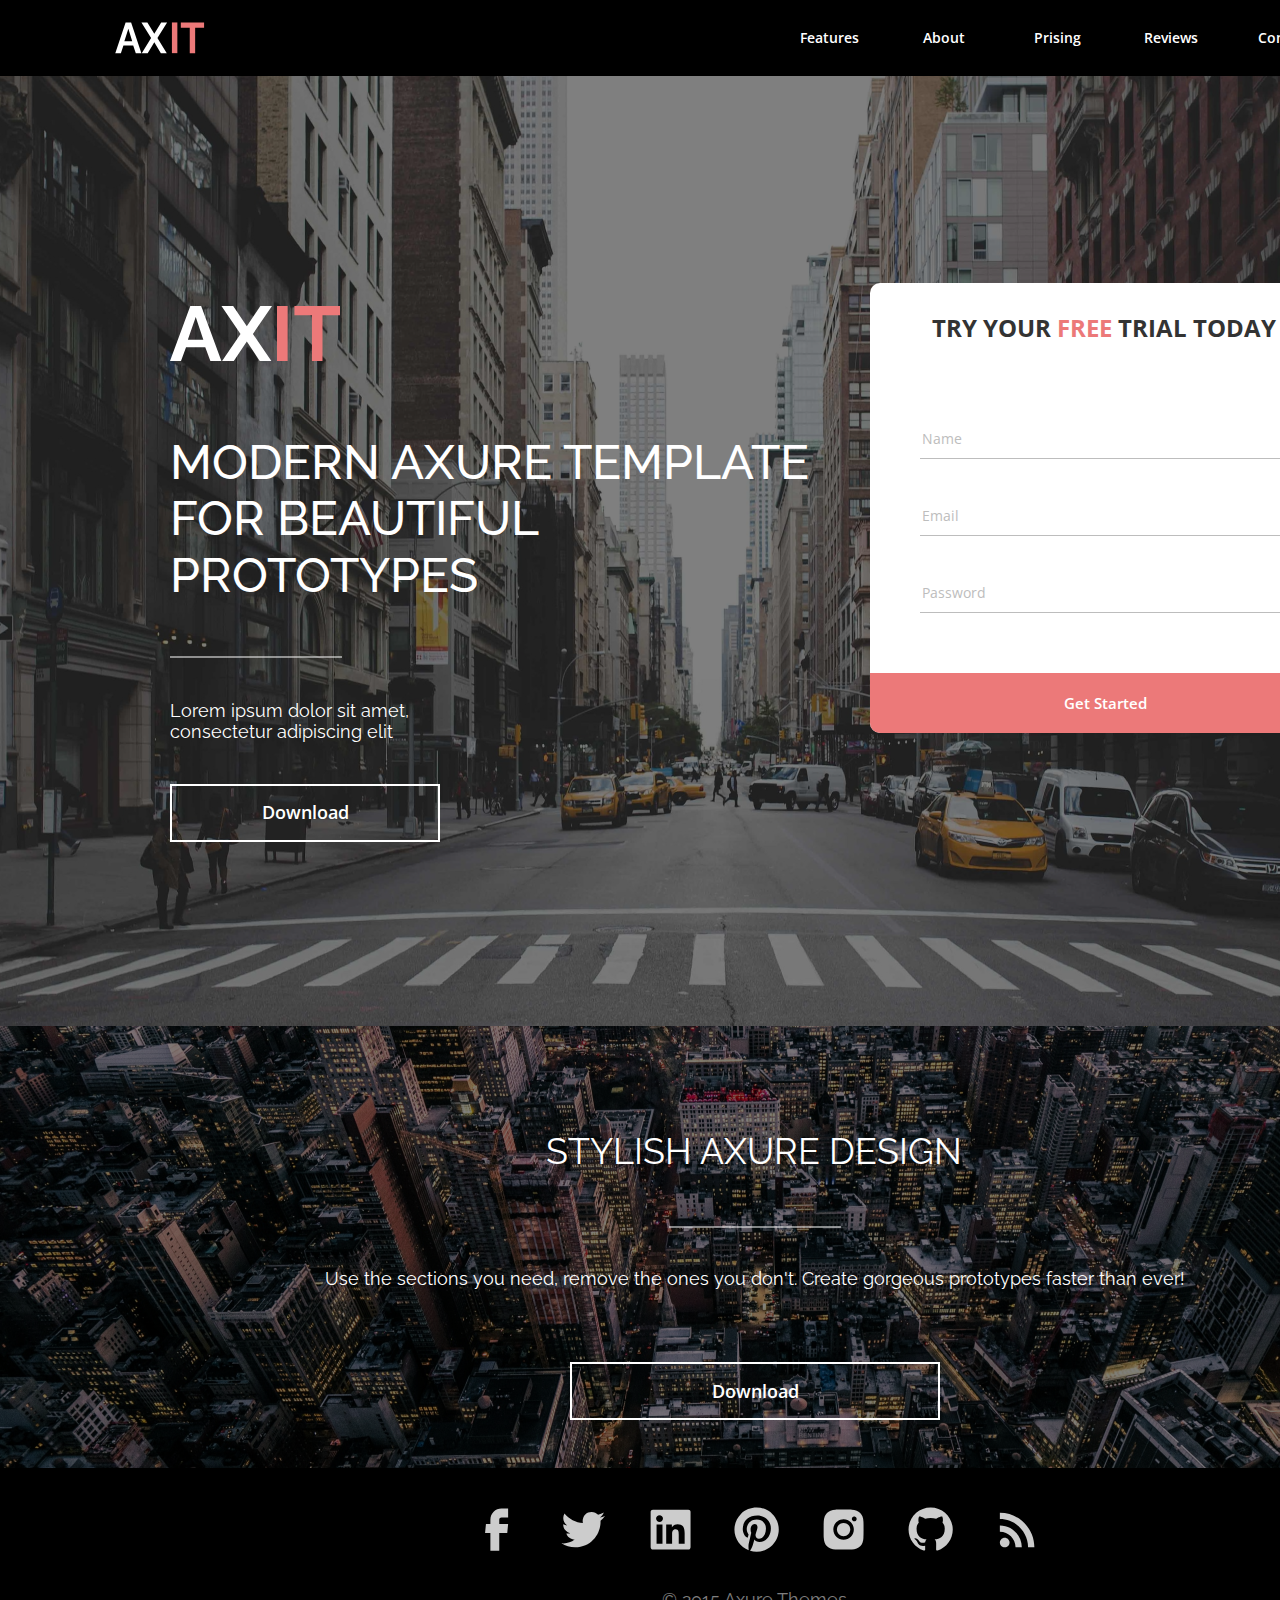
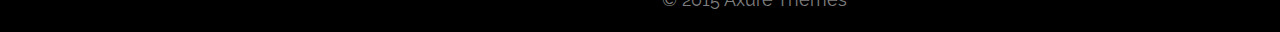
<file: Homework7/index.html>
<!DOCTYPE html>
<html lang="en">
  <head>
    <style>
      @import url("https://fonts.googleapis.com/css2?family=Open+Sans:wght@400;600;700&family=Raleway:wght@400;500&display=swap");
    </style>
    <link rel="stylesheet" href="src/styles/style.css" />
    <meta charset="UTF-8" />
    <meta name="viewport" content="width=device-width, initial-scale=1.0" />
    <title>Document</title>
  </head>
  <body>
    <header>
      <div class="logoAX">
        <img src="src/img/AXIT.svg" alt="" />
      </div>
      <div class="logoIT">
        <img src="src/img/AXIT (1).svg" alt="" />
      </div>
      <div class="menu">
        <div class="menu__item menu__item_1"><a href="">Features</a></div>
        <div class="menu__item menu__item_2"><a href="">About</a></div>
        <div class="menu__item menu__item_3"><a href="">Prising</a></div>
        <div class="menu__item menu__item_4"><a href="">Reviews</a></div>
        <div class="menu__item menu__item_5"><a href="">Contact</a></div>
      </div>
    </header>
    <section class="banner">
      <section class="banner__background">
        <section class="banner__main">
          <div class="banner__logo">
            <div class="banner__logo_AX">
              <img src="src/img/AXIT (4).svg" alt="" />
            </div>
            <div class="banner__logo_IT">
              <img src="src/img/AXIT (3).svg" alt="" />
            </div>
          </div>
          <section class="information">
            <div class="information__main">
              MODERN AXURE TEMPLATE FOR BEAUTIFUL PROTOTYPES
            </div>
            <div class="information__line"></div>
            <div class="information__co-main">
              Lorem ipsum dolor sit amet, consectetur adipiscing elit
            </div>
            <button class="information__button">Download</button>
          </section>
        </section>
        <section class="banner__form">
          <div class="banner__form_header">
            Try Your&nbsp<span>FREE</span>&nbspTrial Today
          </div>
          <form class="banner__form_form">
            <input type="text" name="name" placeholder="Name" />
            <input type="text" name="email" placeholder="Email" />
            <input type="password" name="password" placeholder="Password" />
          </form>
          <button class="banner__form_button">Get Started</button>
        </section>
      </section>
    </section>
    <section class="design">
      <div class="design__background">
        <div class="design__header">STYLISH AXURE DESIGN</div>
        <div class="design__line"></div>
        <div class="design__text">
          Use the sections you need, remove the ones you don't. Create gorgeous
          prototypes faster than ever!
        </div>
        <button class="design__button">Download</button>
      </div>
    </section>
    <footer>
      <section class="footer-menu">
        <div class="footer-menu__item footer-menu__item_facebook">
          <a href=""><img src="src/img/facebook_icon.svg" alt="" /></a>
        </div>
        <div class="footer-menu__item footer-menu__item_twitter">
          <a href=""><img src="src/img/twitter_icon.svg" alt="" /></a>
        </div>
        <div class="footer-menu__item footer-menu__item_linkedin">
          <a href=""><img src="src/img/linkedin_icon.svg" alt="" /></a>
        </div>
        <div class="footer-menu__item footer-menu__item_pinterest">
          <a href=""><img src="src/img/pinterest_icon.svg" alt="" /></a>
        </div>
        <div class="footer-menu__item footer-menu__item_instagram">
          <a href=""><img src="src/img/instagram_icon.svg" alt="" /></a>
        </div>
        <div class="footer-menu__item footer-menu__item_github">
          <a href=""><img src="src/img/github_icon.svg" alt="" /></a>
        </div>
        <div class="footer-menu__item footer-menu__item_rss">
          <a href=""><img src="src/img/rss_icon.svg" alt="" /></a>
        </div>
      </section>
      <div class="footer-author">© 2015 Axure Themes</div>
    </footer>
  </body>
</html>
</file>
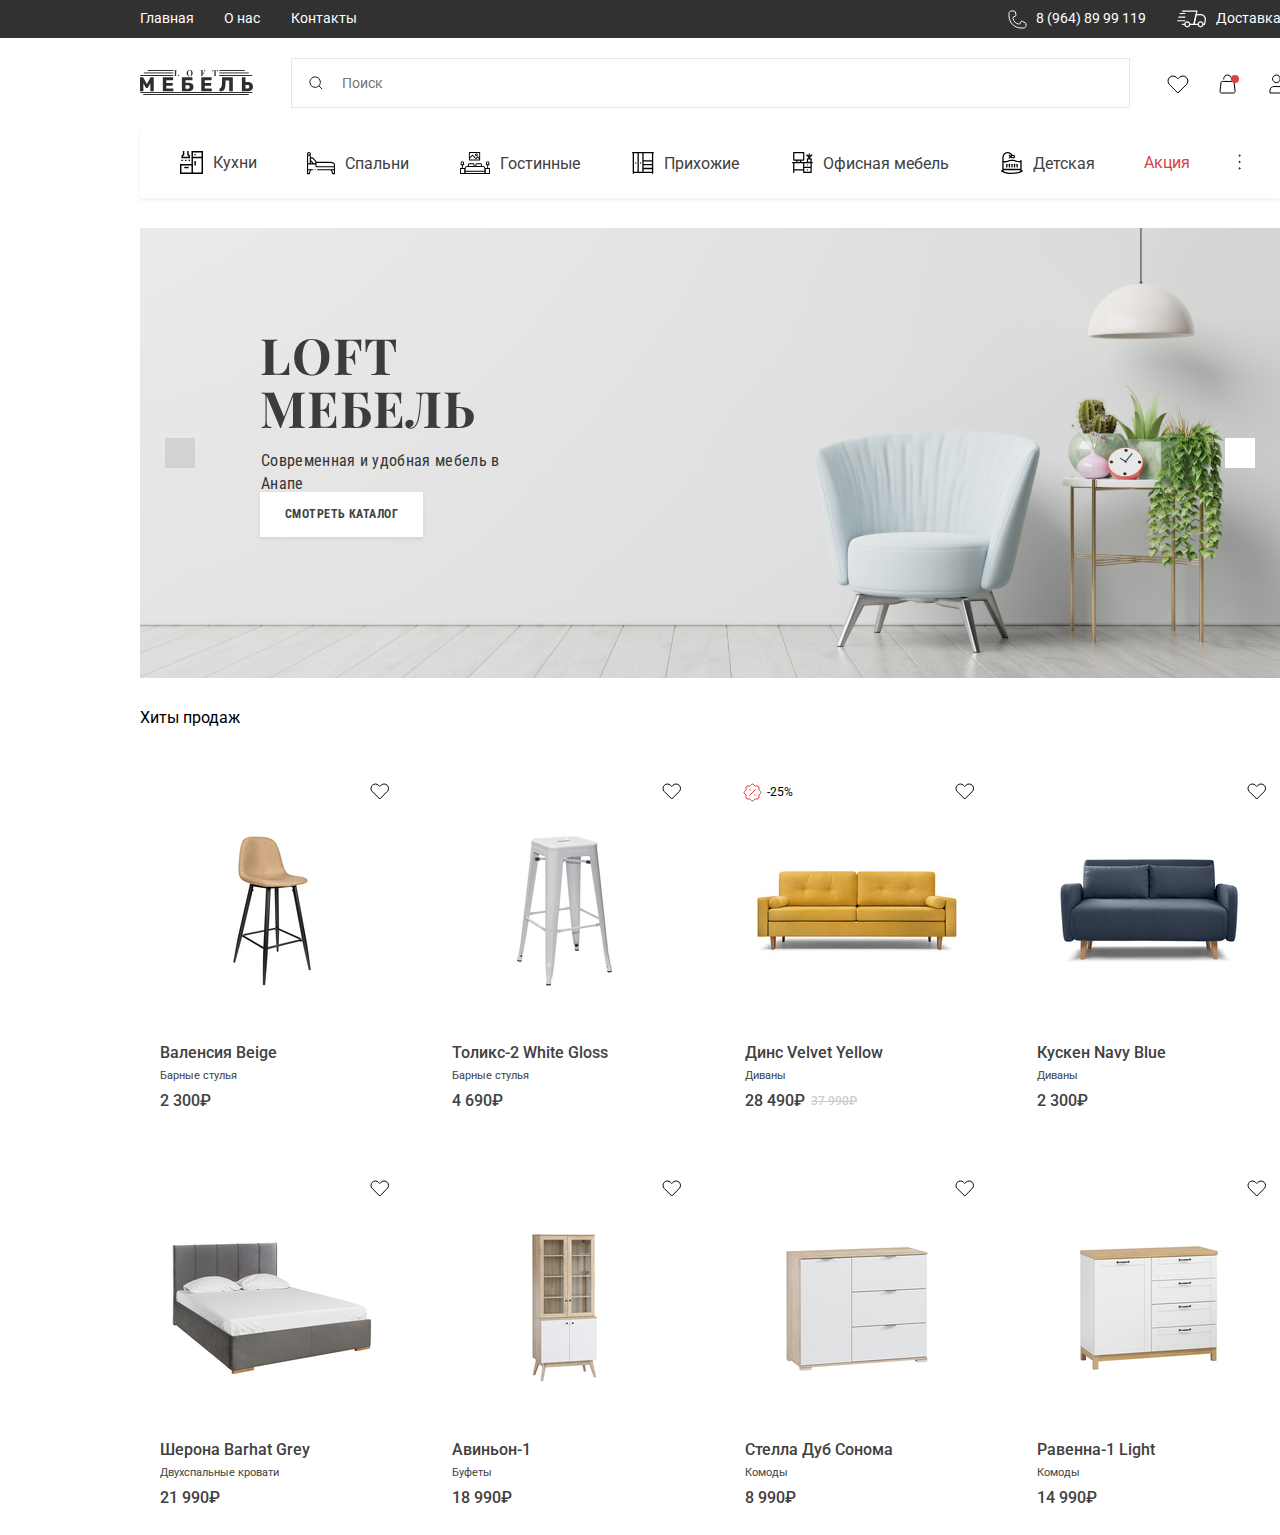
<file: Homework8/index.html>
<!DOCTYPE html>
<html lang="en">
  <head>
    <style>
      @import url("https://fonts.googleapis.com/css2?family=Playfair+Display:wght@700&family=Roboto+Condensed:wght@400;700&family=Roboto:wght@400;500&display=swap");
    </style>
    <link rel="stylesheet" href="src/style/style.css" />
    <meta charset="UTF-8" />
    <meta name="viewport" content="width=device-width, initial-scale=1.0" />
    <title>Document</title>
  </head>
  <body>
    <header class="header">
      <div class="header__menu">
        <div class="header__left">
          <a href="" class="header__item-text header__item-text_main"
            >Главная</a
          >
          <a href="" class="header__item-text header__item-text_about">О нас</a>
          <a href="" class="header__item-text header__item-text_contacts">
            Контакты
          </a>
        </div>
        <div class="header__right">
          <div class="header__item header__item_contacts">
            <div class="header__item-img header__item-img_phone">
              <img src="src/img/Header/phone.svg" alt="" />
            </div>
            <div class="header__item-text header__item-text_phone">
              8 (964) 89 99 119
            </div>
          </div>
          <div class="header__item header__item_delivery">
            <div class="header__item-img header__item-img_delivery">
              <img src="src/img/Header/delivery-icon.svg" alt="" />
            </div>
            <div class="header__item-text header__item-text_delivery">
              Доставка
            </div>
          </div>
        </div>
      </div>
    </header>
    <section class="search-form">
      <div class="search-form__logo">
        <img src="src/img/Search-form/LOGO.svg" alt="" />
      </div>
      <div class="search-form__form">
        <div class="search-form__img">
          <img src="src/img/Search-form/search-icon.svg" alt="" />
        </div>
        <form class="search-form__search">
          <input type="text" placeholder="Поиск" />
        </form>
      </div>
      <div class="search-form__menu">
        <div class="search-form__item-favorite">
          <a href=""
            ><img src="src/img/Search-form/wishlist-icon.svg" alt=""
          /></a>
        </div>
        <div class="search-form__item-cart">
          <a href=""><img src="src/img/Search-form/cart.svg" alt="" /></a>
        </div>
        <div class="search-form__item">
          <a href=""
            ><img src="src/img/Search-form/profile-icon.svg" alt=""
          /></a>
        </div>
      </div>
    </section>
    <section class="menu">
      <div class="menu__item menu__item_kitchen">
        <div class="menu__img">
          <img src="src/img/Menu/kitchen-icon.svg" alt="" />
        </div>
        <a href="" class="menu__text">Кухни</a>
      </div>
      <div class="menu__item menu__item_bedroom">
        <div class="menu__img">
          <img src="src/img/Menu/bedroom-icon.svg" alt="" />
        </div>
        <a href="" class="menu__text">Спальни</a>
      </div>
      <div class="menu__item menu__item_livingroom">
        <div class="menu__img">
          <img src="src/img/Menu/livingroom-icon.svg" alt="" />
        </div>
        <a href="" class="menu__text">Гостинные</a>
      </div>
      <div class="menu__item menu__item_closet">
        <div class="menu__img menu__img_closet">
          <img src="src/img/Menu/closet-icon.svg" alt="" />
        </div>
        <a href="" class="menu__text">Прихожие</a>
      </div>
      <div class="menu__item menu__item_office">
        <div class="menu__img">
          <img
            class="menu__img_office"
            src="src/img/Menu/office-icon.svg"
            alt=""
          />
        </div>
        <a href="" class="menu__text menu__text_office">Офисная мебель</a>
      </div>
      <div class="menu__item menu__item_children">
        <div class="menu__img">
          <img src="src/img/Menu/childrensroom-icon.svg" alt="" />
        </div>
        <a href="" class="menu__text">Детская</a>
      </div>
      <a href="" class="menu__text menu__text_sale">Акция</a>
      <div class="menu__img menu__img_etc">
        <img src="src/img/Menu/etc.svg" alt="" />
      </div>
    </section>
    <section class="widget">
      <button class="widget__slider widget__slider-left"></button>
      <div class="widget__main">
        <main class="widget__header">loft мебель</main>
        <div class="widget__text">Современная и удобная мебель в Анапе</div>
        <button class="widget__button">СМОТРЕТЬ КАТАЛОГ</button>
      </div>
      <button class="widget__slider widget__slider-right"></button>
    </section>
    <section class="catalog">
      <div class="catalog__main-header">Хиты продаж</div>
      <div class="catalog__main">
        <div class="catalog__items catalog__items_chair1">
          <a href="" class="catalog__fav">
            <img src="src/img/Catalog/список желаемого.svg" alt="" />
          </a>
          <div class="catalog__img">
            <img src="src/img/Catalog/image 2.png" alt="" />
          </div>
          <div class="catalog__header">Валенсия Beige</div>
          <div class="catalog__description">Барные стулья</div>
          <div class="catalog__price">2 300₽</div>
        </div>
        <div class="catalog__items catalog__items_chair2">
          <a href="" class="catalog__fav catalog__fav_chair2">
            <img src="src/img/Catalog/список желаемого.svg" alt="" />
          </a>
          <div class="catalog__img catalog__img_chair2">
            <img src="src/img/Catalog/image 2 (1).png" alt="" />
          </div>
          <div class="catalog__header">Толикс-2 White Gloss</div>
          <div class="catalog__description">Барные стулья</div>
          <div class="catalog__price">4 690₽</div>
        </div>
        <div class="catalog__items catalog__items_sofa1">
          <div class="catalog__svg1">
            <img src="src/img/Catalog/Vector.svg" alt="" />
          </div>
          <div class="catalog__svg2">-25%</div>
          <a href="" class="catalog__fav catalog__fav_chair2">
            <img src="src/img/Catalog/список желаемого.svg" alt="" />
          </a>
          <div class="catalog__img catalog__img_chair2">
            <img src="src/img/Catalog/image 2 (2).png" alt="" />
          </div>
          <div class="catalog__header">Динс Velvet Yellow</div>
          <div class="catalog__description">Диваны</div>
          <div class="catalog__price catalog__price_sofa1">
            <div class="catalog__price_left">28 490₽</div>
            <div class="catalog__price_right">37 990₽</div>
          </div>
        </div>
        <div class="catalog__items catalog__items_sofa2">
          <a href="" class="catalog__fav">
            <img src="src/img/Catalog/список желаемого.svg" alt="" />
          </a>
          <div class="catalog__img">
            <img src="src/img/Catalog/image 2 (3).png" alt="" />
          </div>
          <div class="catalog__header">Кускен Navy Blue</div>
          <div class="catalog__description">Диваны</div>
          <div class="catalog__price">2 300₽</div>
        </div>
        <div class="catalog__items">
          <a href="" class="catalog__fav">
            <img src="src/img/Catalog/список желаемого.svg" alt="" />
          </a>
          <div class="catalog__img">
            <img src="src/img/Catalog/image 2 (4).png" alt="" />
          </div>
          <div class="catalog__header">Шерона Barhat Grey</div>
          <div class="catalog__description">Двухспальные кровати</div>
          <div class="catalog__price">21 990₽</div>
        </div>
        <div class="catalog__items catalog__items_wardrobe">
          <a href="" class="catalog__fav">
            <img src="src/img/Catalog/список желаемого.svg" alt="" />
          </a>
          <div class="catalog__img">
            <img src="src/img/Catalog/image 2 (5).png" alt="" />
          </div>
          <div class="catalog__header">Авиньон-1</div>
          <div class="catalog__description">Буфеты</div>
          <div class="catalog__price">18 990₽</div>
        </div>
        <div class="catalog__items catalog__items">
          <a href="" class="catalog__fav">
            <img src="src/img/Catalog/список желаемого.svg" alt="" />
          </a>
          <div class="catalog__img">
            <img src="src/img/Catalog/image 2 (6).png" alt="" />
          </div>
          <div class="catalog__header">Стелла Дуб Сонома</div>
          <div class="catalog__description">Комоды</div>
          <div class="catalog__price">8 990₽</div>
        </div>
        <div class="catalog__items catalog__items_comode2">
          <a href="" class="catalog__fav">
            <img src="src/img/Catalog/список желаемого.svg" alt="" />
          </a>
          <div class="catalog__img">
            <img src="src/img/Catalog/image 2 (7).png" alt="" />
          </div>
          <div class="catalog__header">Равенна-1 Light</div>
          <div class="catalog__description">Комоды</div>
          <div class="catalog__price">14 990₽</div>
        </div>
      </div>
    </section>
  </body>
</html>
</file>
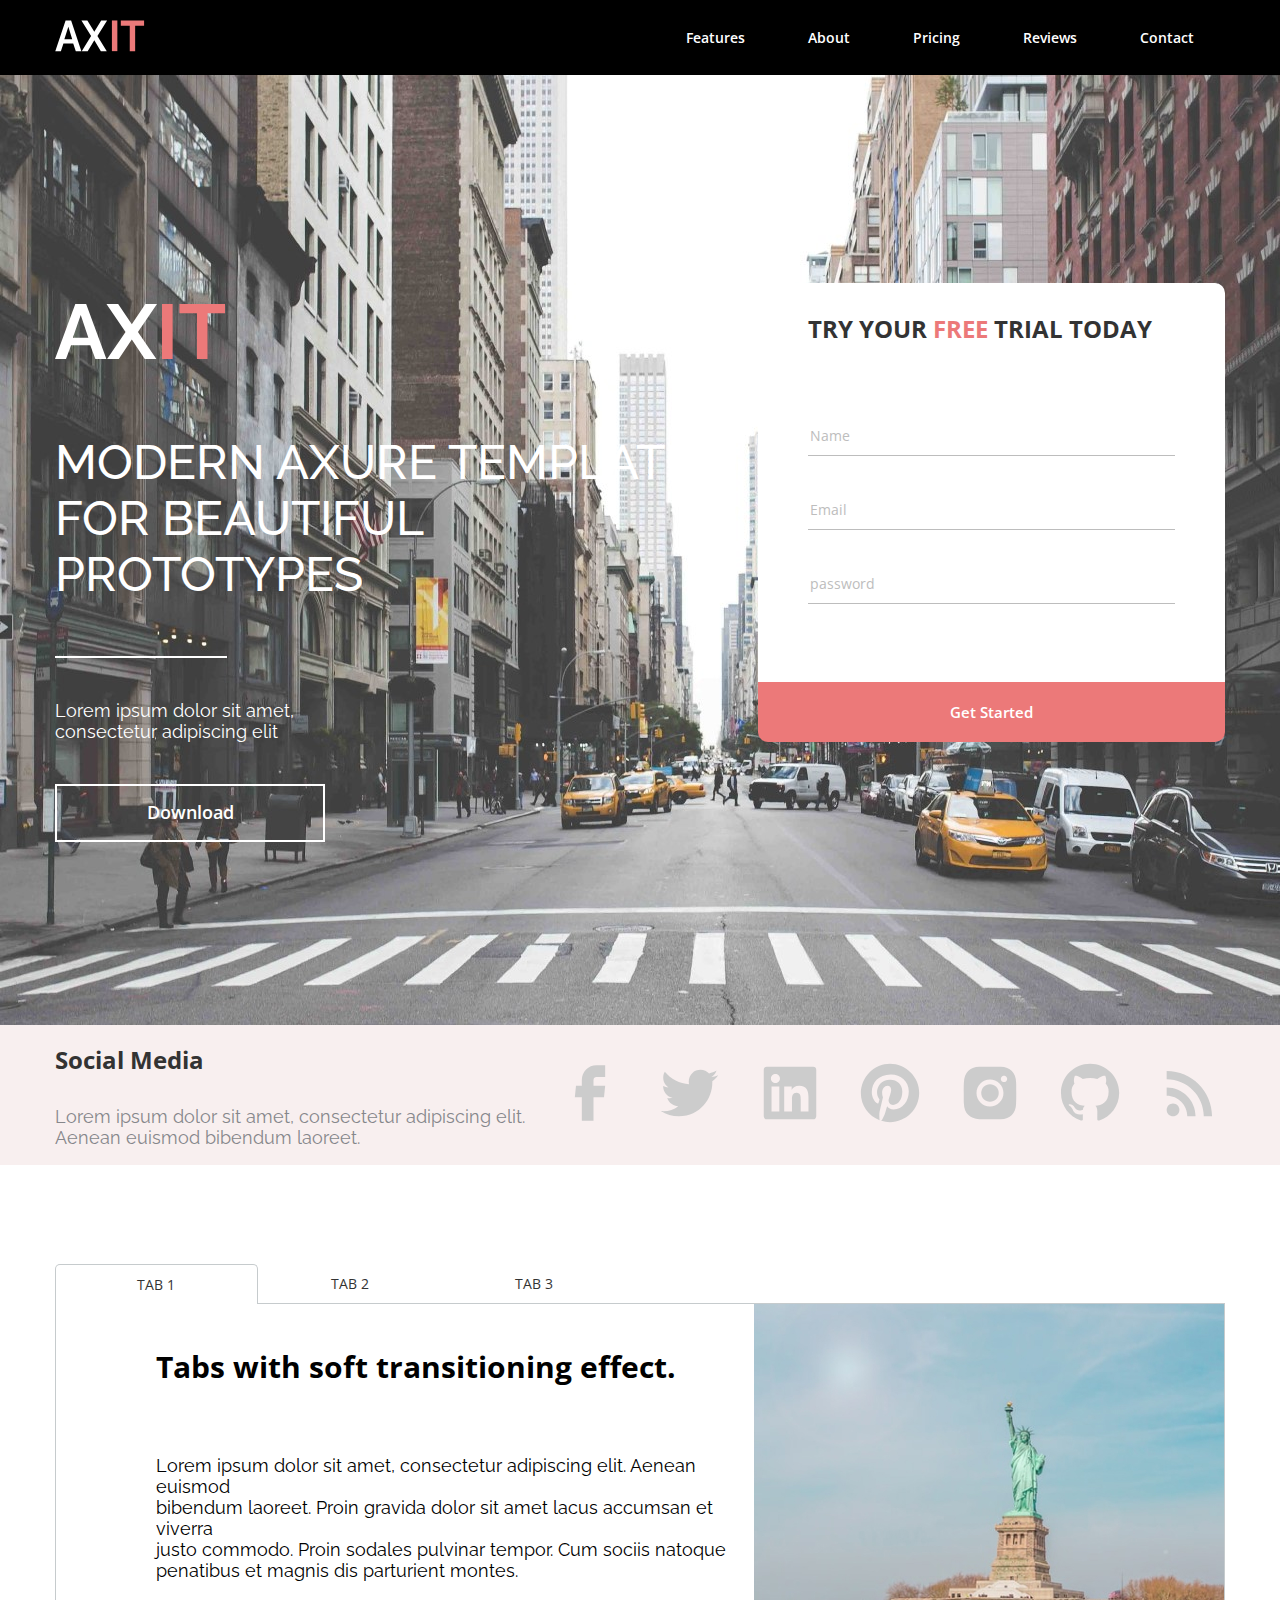
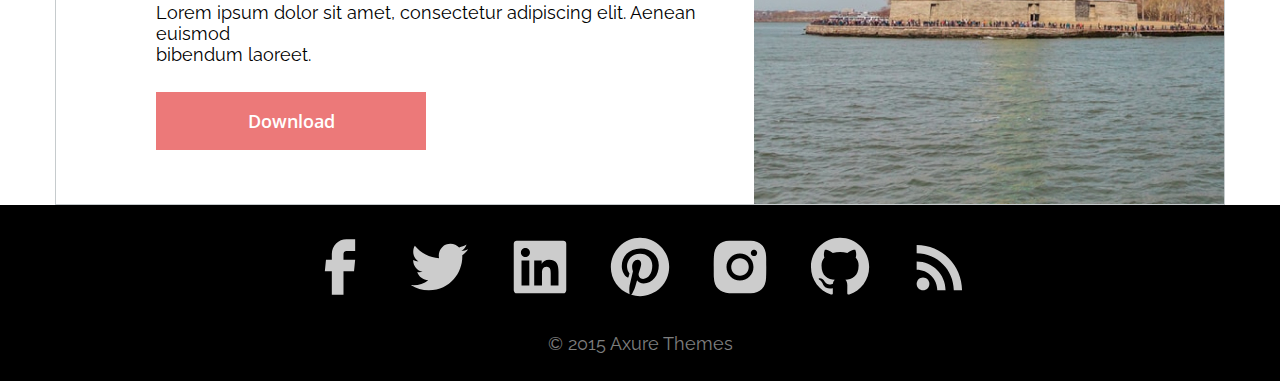
<file: Homework9/index.html>
<!DOCTYPE html>
<html lang="en">
  <head>
    <style>
      @import url(https://fonts.googleapis.com/css?family=Raleway:100,200,300,regular,500,600,700,800,900,100italic,200italic,300italic,italic,500italic,600italic,700italic,800italic,900italic);
      @import url(https://fonts.googleapis.com/css?family=Open+Sans:300,regular,500,600,700,800,300italic,italic,500italic,600italic,700italic,800italic);
    </style>
    <link rel="stylesheet" href="src/style/style.css" />
    <meta charset="UTF-8" />
    <meta name="viewport" content="width=device-width, initial-scale=1.0" />
    <title>Document</title>
  </head>
  <body>
    <header class="header">
      <div class="header__container container">
        <a href="" class="header__logo logo">
          <div class="logo__ax">
            <img src="src/img/Header/AX.svg" alt="" />
          </div>
          <div class="logo__it">
            <img src="src/img/Header/IT.svg" alt="" />
          </div>
        </a>
        <nav class="header__menu menu">
          <ul class="menu__items">
            <li class="menu__item">
              <a href="" class="menu__link" href="">Features</a>
            </li>
            <li class="menu__item">
              <a href="" class="menu__link" href="">About</a>
            </li>
            <li class="menu__item">
              <a href="" class="menu__link" href="">Pricing</a>
            </li>
            <li class="menu__item">
              <a href="" class="menu__link" href="">Reviews</a>
            </li>
            <li class="menu__item">
              <a href="" class="menu__link" href="">Contact</a>
            </li>
          </ul>
        </nav>
      </div>
    </header>
    <section class="main">
      <div class="main__background background">
        <div class="main__container container">
          <div class="main__body">
            <div class="main__information">
              <div class="main__title">
                <div class="main__title-AX">
                  <img src="src/img/Main/AX.svg" alt="" />
                </div>
                <div class="main__title-IT">
                  <img src="src/img/Main/IT.svg" alt="" />
                </div>
              </div>
              <div class="main__subtitle">
                MODERN AXURE TEMPLATE FOR BEAUTIFUL PROTOTYPES
              </div>
              <div class="main__line"></div>
              <div class="main__description">
                Lorem ipsum dolor sit amet, consectetur adipiscing elit
              </div>
              <button class="main__button">Download</button>
            </div>
            <div class="main__form form">
              <div class="form__main">
                <div class="form__title">
                  Try Your&nbsp<span>FREE</span>&nbspTrial Today
                </div>
                <form class="form__form">
                  <input class="form__input" type="text" placeholder="Name" />
                  <input class="form__input" type="email" placeholder="Email" />
                  <input
                    class="form__input"
                    type="password"
                    placeholder="password"
                  />
                </form>
              </div>
              <button class="form__button">Get Started</button>
            </div>
          </div>
        </div>
      </div>
    </section>
    <section class="social-media">
      <div class="social-media__background background">
        <div class="social-media__container container">
          <div class="social-media__paragraph">
            <div class="social-media__header">Social Media</div>
            <div class="social-media__text">
              Lorem ipsum dolor sit amet, consectetur adipiscing elit. Aenean
              euismod bibendum laoreet.
            </div>
          </div>
          <div class="social-media__menu">
            <ul class="social-media__items">
              <li class="social-media__item">
                <a class="social-media__link" href="">
                  <img src="src/img/Social-media/facebook_icon.svg" alt="" />
                </a>
              </li>
              <li class="social-media__item">
                <a class="social-media__link" href="">
                  <img src="src/img/Social-media/twitter_icon.svg" alt="" />
                </a>
              </li>
              <li class="social-media__item">
                <a class="social-media__link" href="">
                  <img src="src/img/Social-media/linkedin_icon.svg" alt="" />
                </a>
              </li>
              <li class="social-media__item">
                <a class="social-media__link" href="">
                  <img src="src/img/Social-media/pinterest_icon.svg" alt="" />
                </a>
              </li>
              <li class="social-media__item">
                <a class="social-media__link" href="">
                  <img src="src/img/Social-media/instagram_icon.svg" alt="" />
                </a>
              </li>
              <li class="social-media__item">
                <a class="social-media__link" href="">
                  <img src="src/img/Social-media/github_icon.svg" alt="" />
                </a>
              </li>
              <li class="social-media__item">
                <a class="social-media__link" href="">
                  <img src="src/img/Social-media/rss_icon.svg" alt="" />
                </a>
              </li>
            </ul>
          </div>
        </div>
      </div>
    </section>
    <section class="tabs">
      <div class="tabs__background background">
        <div class="tabs__container container">
          <div class="tabs__buttons buttons">
            <button class="buttons__button buttons__button--activate">
              TAB 1
            </button>
            <button class="buttons__button">TAB 2</button>
            <button class="buttons__button">TAB 3</button>
            <button class="buttons__button"></button>
          </div>
          <div class="tabs__block">
            <div class="tabs__about">
              <div class="tabs__title">
                Tabs with soft transitioning effect.
              </div>
              <div class="tabs__paragraph">
                Lorem ipsum dolor sit amet, consectetur adipiscing elit. Aenean
                euismod<br />bibendum laoreet. Proin gravida dolor sit amet
                lacus accumsan et viverra<br />justo commodo. Proin sodales
                pulvinar tempor. Cum sociis natoque<br />penatibus et magnis dis
                parturient montes.<br /><br />Lorem ipsum dolor sit amet,
                consectetur adipiscing elit. Aenean<br />euismod<br />bibendum
                laoreet.
              </div>
              <button class="tabs__button">Download</button>
            </div>
            <div class="tabs__img">
              <img src="src/img/Tabs/Rectangle 111.jpg" alt="" />
            </div>
          </div>
        </div>
      </div>
    </section>
    <footer class="footer">
      <div class="footer__background background">
        <div class="footer__container container">
          <div class="social-media__menu">
            <ul class="social-media__items">
              <li class="social-media__item">
                <a class="social-media__link" href="">
                  <img src="src/img/Social-media/facebook_icon.svg" alt="" />
                </a>
              </li>
              <li class="social-media__item">
                <a class="social-media__link" href="">
                  <img src="src/img/Social-media/twitter_icon.svg" alt="" />
                </a>
              </li>
              <li class="social-media__item">
                <a class="social-media__link" href="">
                  <img src="src/img/Social-media/linkedin_icon.svg" alt="" />
                </a>
              </li>
              <li class="social-media__item">
                <a class="social-media__link" href="">
                  <img src="src/img/Social-media/pinterest_icon.svg" alt="" />
                </a>
              </li>
              <li class="social-media__item">
                <a class="social-media__link" href="">
                  <img src="src/img/Social-media/instagram_icon.svg" alt="" />
                </a>
              </li>
              <li class="social-media__item">
                <a class="social-media__link" href="">
                  <img src="src/img/Social-media/github_icon.svg" alt="" />
                </a>
              </li>
              <li class="social-media__item">
                <a class="social-media__link" href="">
                  <img src="src/img/Social-media/rss_icon.svg" alt="" />
                </a>
              </li>
            </ul>
          </div>
          <div class="footer__author">© 2015 Axure Themes</div>
        </div>
      </div>
    </footer>
  </body>
</html>
</file>
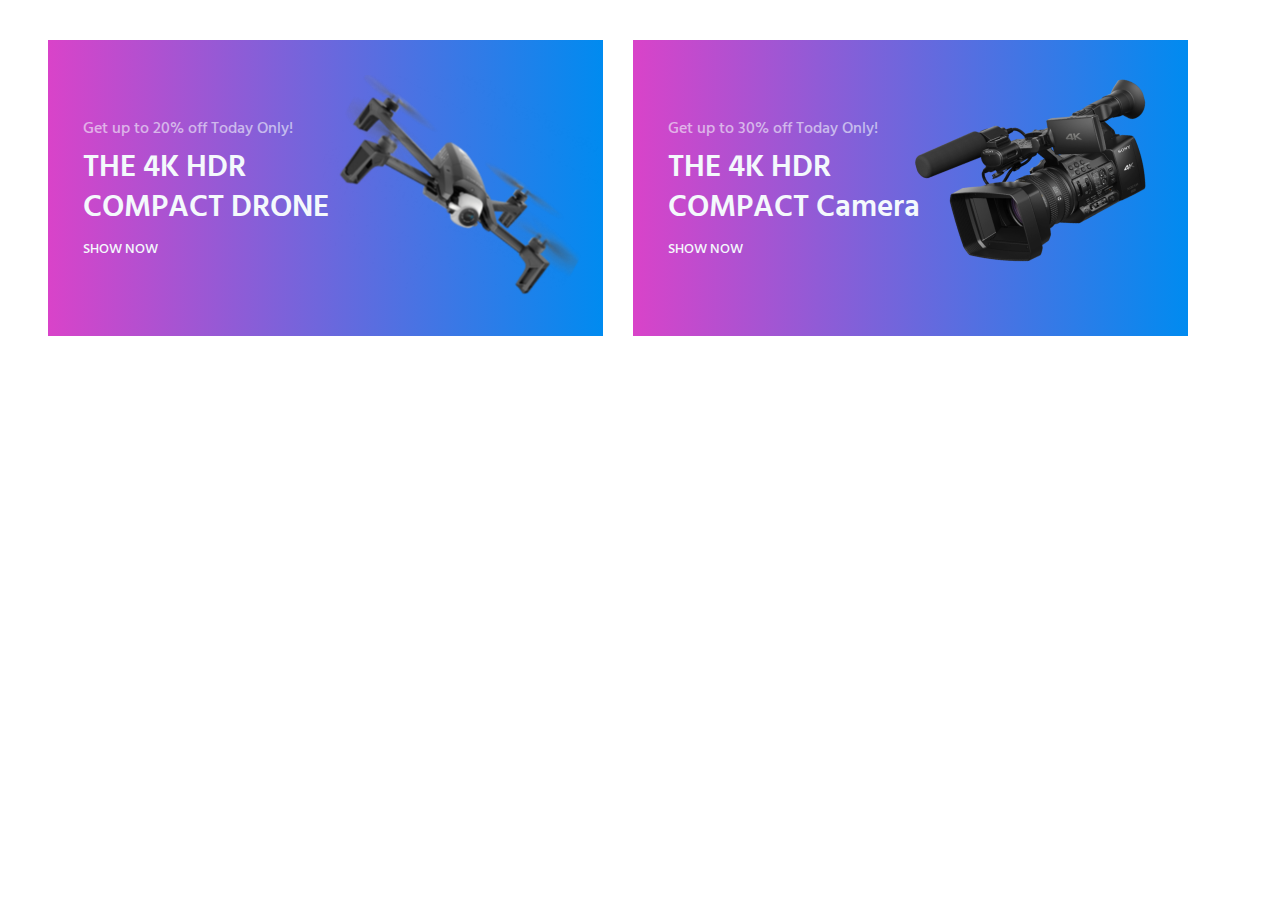
<file: Homework4/Homework4/index.html>
<!DOCTYPE html>
<html lang="en">
  <head>
    <style>
      @import url("https://fonts.googleapis.com/css2?family=Hind+Siliguri:wght@500;600&display=swap");
    </style>
    <link rel="stylesheet" href="src/style.css" />
    <meta charset="UTF-8" />
    <meta name="viewport" content="width=device-width, initial-scale=1.0" />
    <title>Document</title>
  </head>
  <body>
    <section class="section1">
      <div class="section1__block1">
        <article class="section1__block1_article">
          <div class="section1__block1_article_1">
            Get up to 20% off Today Only!
          </div>
          <div class="section1__block1_article_2">THE 4K HDR COMPACT DRONE</div>
          <div class="section1__block1_article_3">Show Now</div>
        </article>
        <div class="section1__block1_img">
          <img src="src/img/pack anafi 1.png" alt="" />
        </div>
      </div>
      <div class="section1__block2">
        <article class="section1__block2_article">
          <div class="section1__block2_article_1">
            Get up to 30% off Today Only!
          </div>
          <div class="section1__block2_article_2">
            THE 4K HDR COMPACT Camera
          </div>
          <div class="section1__block2_article_3">Show Now</div>
        </article>
        <div class="section1__block2_img">
          <img src="src/img/463836_preview 1.png" alt="" />
        </div>
      </div>
    </section>
  </body>
</html>
</file>
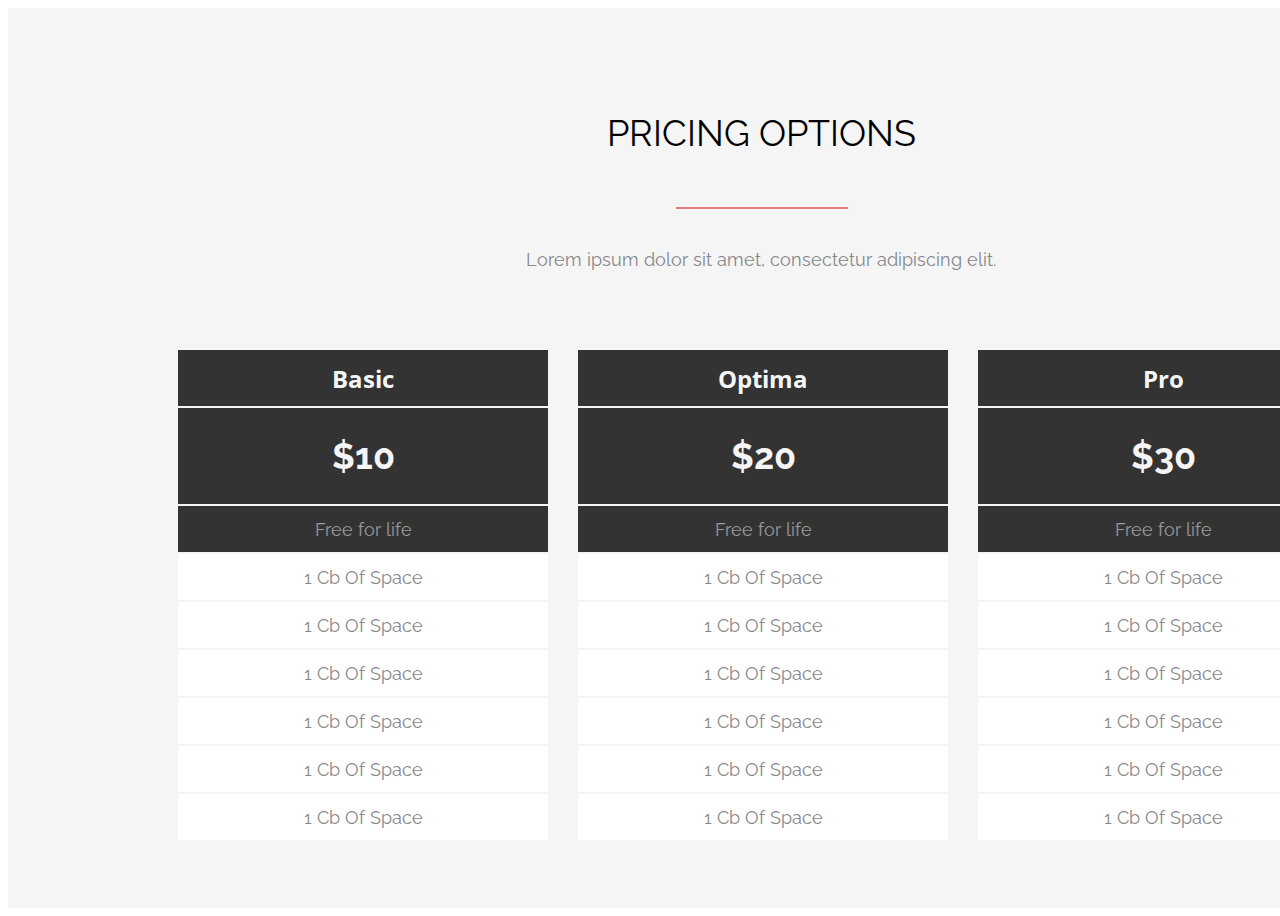
<file: Homework5/Homework5/index.html>
<!DOCTYPE html>
<html lang="en">
  <head>
    <style>
      @import url("https://fonts.googleapis.com/css2?family=Open+Sans:wght@700&family=Raleway:wght@400;700&display=swap");
    </style>
    <link rel="stylesheet" href="src/styles/style.css" />
    <meta charset="UTF-8" />
    <meta name="viewport" content="width=device-width, initial-scale=1.0" />
    <title>Document</title>
  </head>
  <body>
    <section class="section">
      <article class="section__article">
        <div class="section__article_header">pricing options</div>
        <div class="section__article_line"></div>
        <div class="section__article_footer">
          Lorem ipsum dolor sit amet, consectetur adipiscing elit.
        </div>
      </article>
      <main class="section__main">
        <div class="section__main_block1">
          <a href=" ">
            <div class="section__main_block1_basic">Basic</div>
            <div class="section__main_block1_price">$10</div>
            <div class="section__main_block1_info">Free for life</div>
            <div class="section__main_block1_storage">1 Cb Of Space</div>
            <div class="section__main_block1_storage">1 Cb Of Space</div>
            <div class="section__main_block1_storage">1 Cb Of Space</div>
            <div class="section__main_block1_storage">1 Cb Of Space</div>
            <div class="section__main_block1_storage">1 Cb Of Space</div>
            <div class="section__main_block1_storage">1 Cb Of Space</div>
          </a>
        </div>
        <div class="section__main_block2">
          <a href="">
            <div class="section__main_block2_basic">Optima</div>
            <div class="section__main_block2_price">$20</div>
            <div class="section__main_block2_info">Free for life</div>
            <div class="section__main_block2_storage">1 Cb Of Space</div>
            <div class="section__main_block2_storage">1 Cb Of Space</div>
            <div class="section__main_block2_storage">1 Cb Of Space</div>
            <div class="section__main_block2_storage">1 Cb Of Space</div>
            <div class="section__main_block2_storage">1 Cb Of Space</div>
            <div class="section__main_block2_storage">1 Cb Of Space</div>
          </a>
        </div>
        <div class="section__main_block3">
          <a href="">
            <div class="section__main_block3_basic">Pro</div>
            <div class="section__main_block3_price">$30</div>
            <div class="section__main_block3_info">Free for life</div>
            <div class="section__main_block3_storage">1 Cb Of Space</div>
            <div class="section__main_block3_storage">1 Cb Of Space</div>
            <div class="section__main_block3_storage">1 Cb Of Space</div>
            <div class="section__main_block3_storage">1 Cb Of Space</div>
            <div class="section__main_block3_storage">1 Cb Of Space</div>
            <div class="section__main_block3_storage">1 Cb Of Space</div>
          </a>
        </div>
      </main>
    </section>
  </body>
</html>
</file>
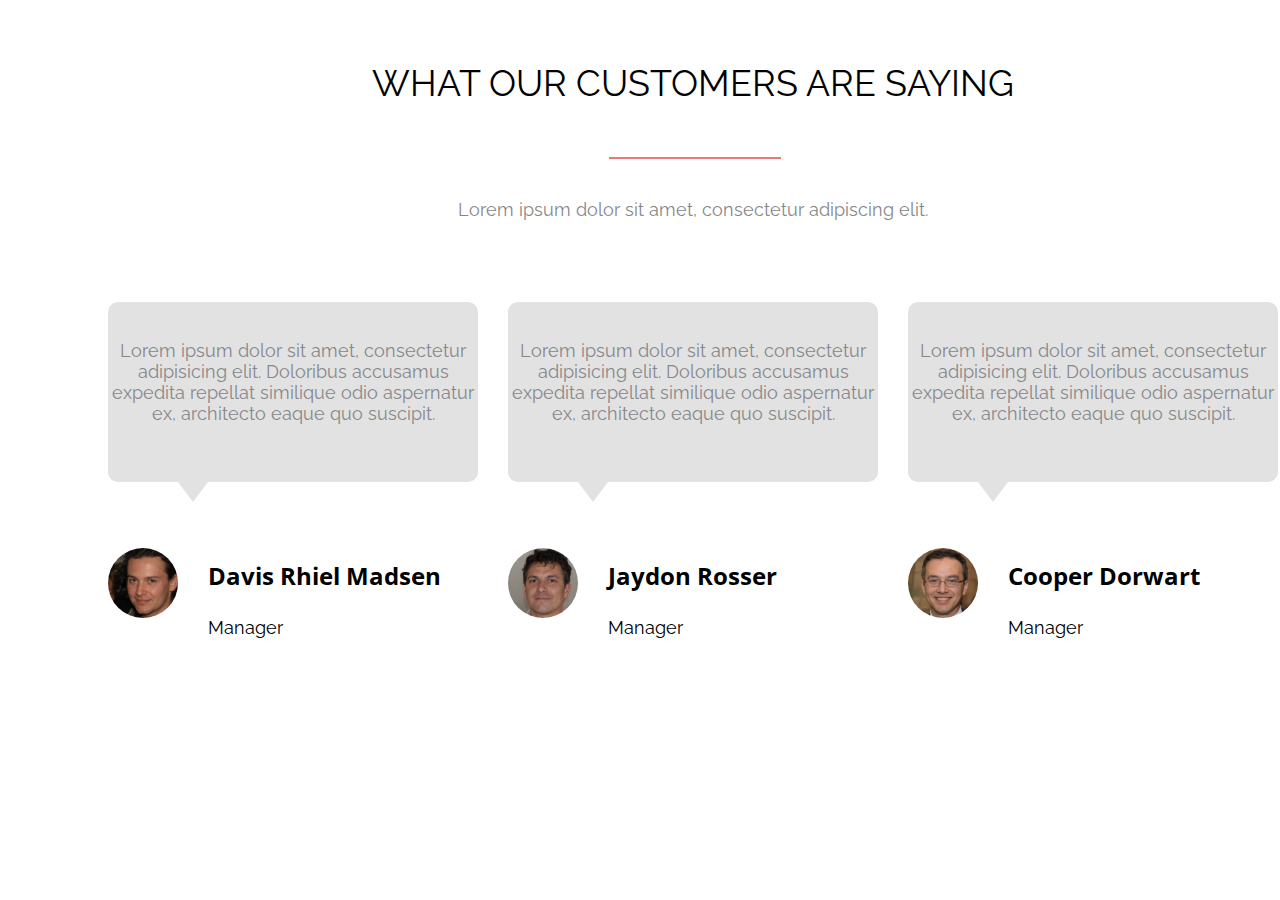
<file: Homework6/Homework6/index.html>
<!DOCTYPE html>
<html lang="en">
  <head>
    <style>
      @import url("https://fonts.googleapis.com/css2?family=Open+Sans:wght@700&family=Raleway:wght@400;700&display=swap");
    </style>
    <link rel="stylesheet" href="src/styles/style.css" />
    <meta charset="UTF-8" />
    <meta name="viewport" content="width=device-width, initial-scale=1.0" />
    <title>Document</title>
  </head>
  <body>
    <section class="section">
      <article class="section__article">
        <div class="section__article_header">what our customers are saying</div>
        <div class="section__article_line"></div>
        <div class="section__article_footer">
          Lorem ipsum dolor sit amet, consectetur adipiscing elit.
        </div>
      </article>
      <main class="section__main">
        <div class="section__main_customer1">
          <div class="section__main_customer1_review">
            <div class="section__main_customer1_review_text">
              Lorem ipsum dolor sit amet, consectetur adipisicing elit.
              Doloribus accusamus expedita repellat similique odio aspernatur
              ex, architecto eaque quo suscipit.
            </div>
          </div>
          <div class="section__main_customer1_triangle"></div>
          <div class="section__main_customer1_info">
            <div class="section__main_customer1_info_photo">
              <img src="src/img/Ellipse 7.svg" alt="" />
            </div>
            <div class="section__main_customer1_info_text">
              <div class="section__main_customer1_info_text_1">
                Davis Rhiel Madsen
              </div>
              <div class="section__main_customer1_info_text_2">Manager</div>
            </div>
          </div>
        </div>
        <div class="section__main_customer2">
          <div class="section__main_customer2_review">
            <div class="section__main_customer2_review_text">
              Lorem ipsum dolor sit amet, consectetur adipisicing elit.
              Doloribus accusamus expedita repellat similique odio aspernatur
              ex, architecto eaque quo suscipit.
            </div>
          </div>
          <div class="section__main_customer2_triangle"></div>
          <div class="section__main_customer2_info">
            <div class="section__main_customer2_info_photo">
              <img src="src/img/Ellipse 7 (1).svg" alt="" />
            </div>
            <div class="section__main_customer2_info_text">
              <div class="section__main_customer2_info_text_1">
                Jaydon Rosser
              </div>
              <div class="section__main_customer2_info_text_2">Manager</div>
            </div>
          </div>
        </div>
        <div class="section__main_customer3">
          <div class="section__main_customer3_review">
            <div class="section__main_customer3_review_text">
              Lorem ipsum dolor sit amet, consectetur adipisicing elit.
              Doloribus accusamus expedita repellat similique odio aspernatur
              ex, architecto eaque quo suscipit.
            </div>
          </div>
          <div class="section__main_customer3_triangle"></div>
          <div class="section__main_customer3_info">
            <div class="section__main_customer3_info_photo">
              <img src="src/img/Ellipse 7 (2).svg" alt="" />
            </div>
            <div class="section__main_customer3_info_text">
              <div class="section__main_customer3_info_text_1">
                Cooper Dorwart
              </div>
              <div class="section__main_customer3_info_text_2">Manager</div>
            </div>
          </div>
        </div>
      </main>
    </section>
  </body>
</html>
</file>
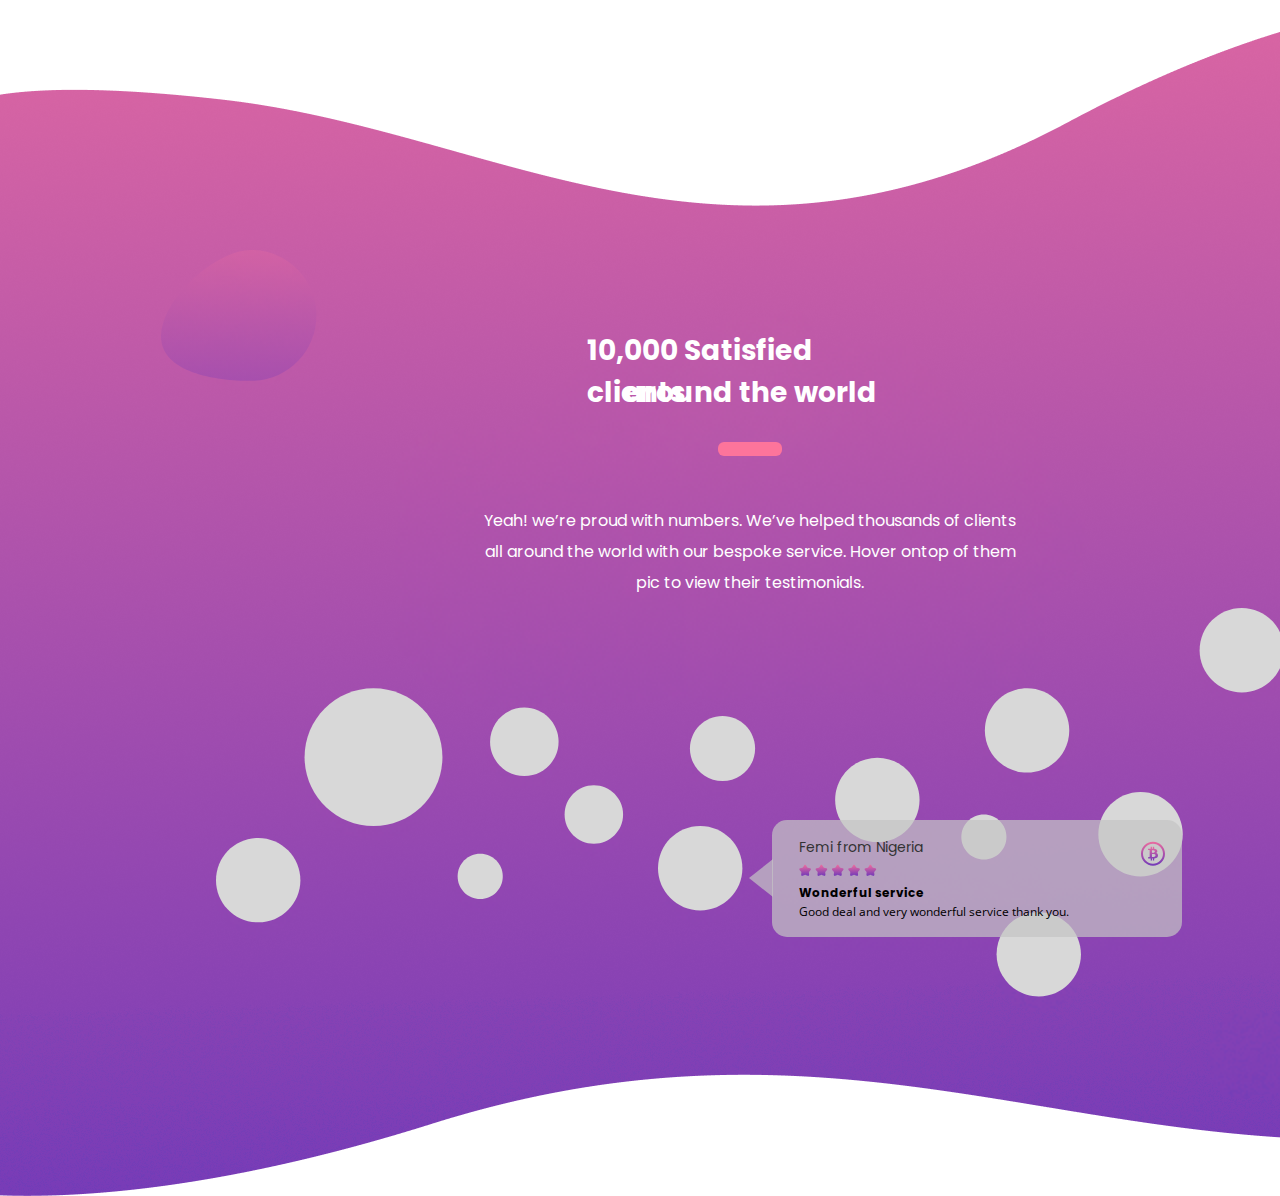
<file: Homework7/index2.html>
<!DOCTYPE html>
<html lang="en">
  <head>
    <style>
      @import url("https://fonts.googleapis.com/css2?family=Open+Sans&family=Poppins:wght@400;700&display=swap");
    </style>
    <link rel="stylesheet" href="src/styles/style2.css" />
    <meta charset="UTF-8" />
    <meta name="viewport" content="width=device-width, initial-scale=1.0" />
    <title>Document</title>
  </head>
  <body>
    <section class="section">
      <img class="section__img1" src="src/img/Graphics-2.svg" alt="" />
      <img class="section__img2" src="src/img/Graphics-1.svg" alt="" />
      <img class="section__imgOval1" src="src/img/Oval1.svg" alt="" />
      <img class="section__imgOval2" src="src/img/Oval2.svg" alt="" />
      <img class="section__imgOval3" src="src/img/Oval3.svg" alt="" />
      <img class="section__imgOval4" src="src/img/Oval4.svg" alt="" />
      <img class="section__imgOval5" src="src/img/Oval5.svg" alt="" />
      <img class="section__imgOval6" src="src/img/Oval6.svg" alt="" />
      <img class="section__imgOval7" src="src/img/Oval7.svg" alt="" />
      <img class="section__imgOval8" src="src/img/Oval8.svg" alt="" />
      <img class="section__imgOval9" src="src/img/Oval9.svg" alt="" />
      <img class="section__imgOval10" src="src/img/Oval10.svg" alt="" />
      <img class="section__imgOval11" src="src/img/Oval11.svg" alt="" />
      <img class="section__imgOval12" src="src/img/Oval12.svg" alt="" />
      <img class="section__imgOval13" src="src/img/Oval13.svg" alt="" />
      <div class="section__review_triangle"></div>
      <div class="section__review_box"></div>
      <div class="section__review_box_text_main_header">Femi from Nigeria</div>
      <div class="section__review_box_text_main_mark">
        <img src="src/img/Star.svg" alt="" />
      </div>
      <div class="section__review_box_text_main_text">
        <span>Wonderful service</span><br />Good deal and very wonderful service
        thank you.
      </div>
      <div class="section__review_box_text_img">
        <img src="src/img/Bitcoin.svg" alt="" />
      </div>
      <section class="section__information">
        <div class="section__header_1">10,000 Satisfied clients</div>
        <div class="section__header_2">around the world</div>
        <div class="section__line"></div>
        <div class="section__information_1">
          Yeah! we’re proud with numbers. We’ve helped thousands of clients
        </div>
        <div class="section__information_2">
          all around the world with our bespoke service. Hover ontop of them
        </div>
        <div class="section__information_3">
          pic to view their testimonials.
        </div>
      </section>
    </section>
  </body>
</html>
</file>
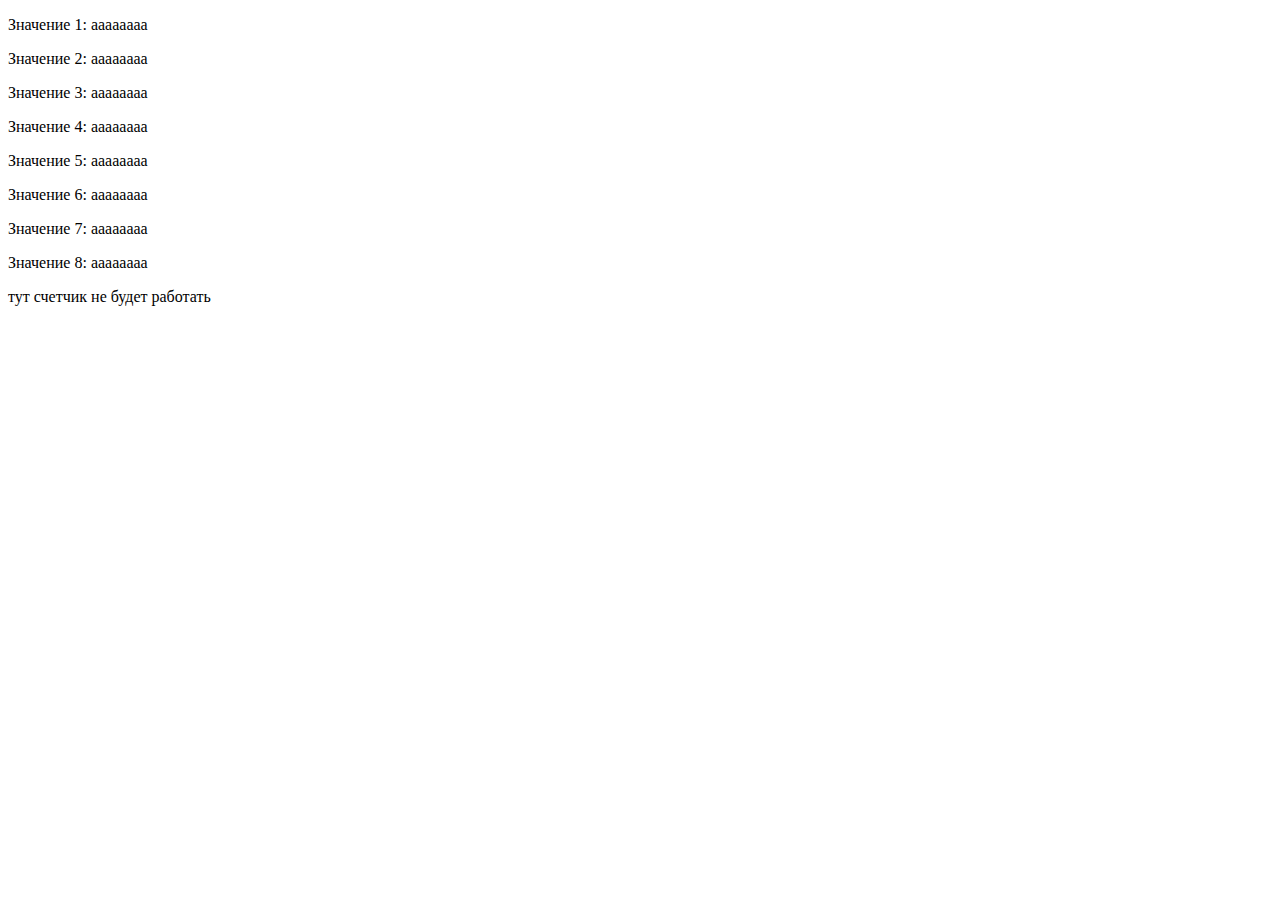
<file: Homework6/Homework6/index2.html>
<!DOCTYPE html>
<html lang="en">
  <head>
    <link rel="stylesheet" href="src/styles/style2.css" />
    <meta charset="UTF-8" />
    <meta name="viewport" content="width=device-width, initial-scale=1.0" />
    <title>Document</title>
  </head>
  <body>
    <div class="counter">
      <p>aaaaaaaa</p>
      <p>aaaaaaaa</p>
      <p>aaaaaaaa</p>
      <p>aaaaaaaa</p>
      <p>aaaaaaaa</p>
      <p>aaaaaaaa</p>
      <p>aaaaaaaa</p>
      <p>aaaaaaaa</p>
    </div>
    <p>тут счетчик не будет работать</p>
  </body>
</html>
</file>
<file: Homework7/src/styles/style.css>
html,
body {
  margin: 0px;
  padding: 0px;
}
a {
  text-decoration: none;
  font-family: "Open Sans", sans-serif;
  font-size: 14px;
  font-weight: 600;
  color: rgba(255, 255, 255, 1);
}

/* HEADER */

header {
  width: 1510px;
  height: 76px;
  background-color: rgba(0, 0, 0, 1);
  display: flex;
}
.logoAX {
  margin-left: 115.28px;
  margin-top: 22.46px;
  margin-right: 2.81px;
}
.logoIT {
  margin-top: 22.46px;
  margin-right: 567.91px;
}
.menu {
  display: flex;
  width: 570px;
  height: 75px;
}
.menu__item {
  display: flex;
  align-items: center;
  justify-content: center;
  width: 113.8px;
  height: 75px;
  line-height: 19.07px;
}

/* ---- */

/* BANNER */

.banner {
  width: 1510px;
  height: 950px;
  background-image: url(../img/image.png);
}
.banner__background {
  background-color: rgba(0, 0, 0, 0.5);
  width: 1510px;
  height: 950px;
  display: flex;
}
.banner__logo {
  display: flex;
  margin-left: 170px;
  padding-top: 230px;
  width: 170px;
  height: 55px;
  margin-bottom: 72.88px;
}
.banner__logo_AX {
  margin-right: 5px;
}
.information {
  height: 365.12px;
  width: 670px;
  margin-left: 170px;
}
.information__main {
  width: 670px;
  height: 168px;
  font-family: "Raleway", sans-serif;
  font-size: 48px;
  font-weight: 500;
  line-height: 56.35px;
  text-align: left;
  color: rgba(255, 255, 255, 1);
  margin-bottom: 54.12px;
}
.information__line {
  width: 170px;
  border: 1px solid rgba(255, 255, 255, 0.5);
  margin-bottom: 42px;
}
.information__co-main {
  width: 270px;
  height: 42px;
  font-family: "Raleway", sans-serif;
  font-size: 18px;
  font-weight: 400;
  line-height: 21.13px;
  text-align: left;
  color: rgba(255, 255, 255, 1);
  margin-bottom: 42px;
}
.information__button {
  background: transparent;
  width: 270px;
  height: 58px;
  border: 2px solid rgba(255, 255, 255, 1);
  color: rgba(255, 255, 255, 1);
  font-family: "Open Sans", sans-serif;
  font-size: 18px;
  font-weight: 600;
  line-height: 25px;
  text-align: center;
}
.banner__form {
  box-sizing: border-box;
  width: 470px;
  height: 450px;
  margin-left: 30px;
  border-radius: 10px;
  background-color: rgba(255, 255, 255, 1);
  margin-top: 207px;
}
.banner__form_header {
  display: flex;
  align-items: center;
  justify-content: center;
  text-transform: uppercase;
  margin-left: 50px;
  width: 367px;
  height: 90px;
  font-family: "Open Sans", sans-serif;
  font-size: 24px;
  font-weight: 700;
  line-height: 32.68px;
  color: rgba(51, 51, 51, 1);
  margin-bottom: 45px;
}
.banner__form_header > span {
  color: rgba(236, 121, 121, 1);
}
.banner__form_form {
  width: 370px;
  height: 180px;
  margin-bottom: 75px;
}
.banner__form_form > input {
  width: 370px;
  height: 38px;
  outline: none;
  border: none;
  border-bottom: 1px solid rgba(189, 189, 189, 1);
  color: black;
  font-family: "Open Sans", sans-serif;
  font-size: 14px;
  font-weight: 400;
  line-height: 19.07px;
  text-align: left;
  margin-bottom: 36px;
  margin-left: 50px;
}
.banner__form_form > input:last-child {
  margin-bottom: 0px;
}
::placeholder {
  color: rgba(189, 189, 189, 1);
  font-family: "Open Sans", sans-serif;
  font-size: 14px;
  font-weight: 400;
  line-height: 19.07px;
  text-align: left;
  margin-bottom: 36px;
  margin-left: 50px;
}
.banner__form_button {
  width: 470px;
  height: 60px;
  border-bottom-left-radius: 10px;
  border-bottom-right-radius: 10px;
  background-color: rgba(236, 121, 121, 1);
  border: none;
  font-family: "Open Sans", sans-serif;
  font-size: 15px;
  font-weight: 600;
  line-height: 20.43px;
  text-align: center;
  color: rgba(255, 255, 255, 1);
}

/* ---- */

/* DESIGN */

.design {
  width: 1510px;
  height: 442px;
  background-image: url(../img/image2.png);
}
.design__background {
  width: 1510px;
  height: 442px;
  background: rgba(0, 0, 0, 0.5);
}
.design__header {
  display: flex;
  justify-content: center;
  align-items: center;
  width: 1169px;
  height: 150px;
  margin-left: 169px;
  font-family: "Raleway", sans-serif;
  font-size: 36px;
  font-weight: 400;
  line-height: 42.26px;
  color: rgba(255, 255, 255, 1);
  padding-top: 50px;
}
.design__line {
  width: 170px;
  margin-left: 669px;
  border: 1px solid rgba(255, 255, 255, 0.5);
  margin-bottom: 40px;
}
.design__text {
  display: flex;
  justify-content: center;
  align-items: center;
  width: 1169px;
  height: 21px;
  margin-left: 170px;
  font-family: "Raleway", sans-serif;
  font-size: 18px;
  font-weight: 400;
  line-height: 21.13px;
  color: rgba(255, 255, 255, 1);
  margin-bottom: 73px;
}
.design__button {
  width: 370px;
  height: 58px;
  margin-left: 570px;
  border: 2px solid rgba(255, 255, 255, 1);
  color: rgba(255, 255, 255, 1);
  font-family: "Open Sans", sans-serif;
  font-size: 18px;
  font-weight: 600;
  line-height: 24.51px;
  display: flex;
  align-items: center;
  justify-content: center;
  background: transparent;
}

/* ---- */

/* FOOTER */

footer {
  width: 1510px;
  height: 164px;
  background-color: rgba(0, 0, 0, 1);
}
.footer-menu {
  display: flex;
  margin-left: 470px;
  padding-top: 35px;
  margin-bottom: 27.8px;
}
.footer-menu__item {
  margin-right: 32.8px;
}
.footer-menu__item:last-child {
  margin-right: 0px;
}
.footer-author {
  width: 1169px;
  height: 21px;
  font-family: "Raleway", sans-serif;
  font-size: 18px;
  font-weight: 400;
  line-height: 21.13px;
  color: rgba(255, 255, 255, 0.5);
  display: flex;
  align-items: center;
  justify-content: center;
  margin-left: 170px;
}
</file>
<file: Homework8/src/style/style.css>
html,
body {
  margin: 0px;
  padding: 0px;
}
a {
  text-decoration: none;
}
/* HEADER */
.header {
  width: 1400px;
  height: 38px;
  background: rgba(49, 49, 49, 1);
  margin-bottom: 20px;
}
.header__menu {
  display: flex;
}
.header__left {
  display: flex;
  width: 216px;
  height: 16px;
  margin: 10px 652px 0 140px;
}
.header__item-text {
  font-family: "Roboto", sans-serif;
  font-size: 14px;
  font-weight: 400;
  line-height: 16.41px;
  letter-spacing: 0em;
  text-align: left;
  height: 16px;
  margin-right: 30px;
  color: rgba(255, 255, 255, 1);
}
.header__item-text_main {
  width: 54px;
}
.header__item-text_about {
  width: 37px;
}
.header__item-text_contacts {
  width: 65px;
  margin-right: 0px;
}
.header__right {
  display: flex;
  height: 17.37px;
  width: 272px;
  margin-top: 10px;
}
.header__item {
  display: flex;
}
.header__item_contacts {
  width: 139px;
  height: 17px;
  margin-right: 30px;
}
.header__item-img_phone {
  margin-right: 11px;
  width: 17px;
}
.header__item-text_phone {
  width: 111px;
  margin-right: 0px;
}
.header__item_delivery {
  width: 103px;
  height: 17.37px;
}
.header__item-img_delivery {
  margin-right: 10px;
}
.header__item-text_delivery {
  width: 64px;
  height: 16px;
  margin-right: 0px;
}
/* ---- */
/* SEARCH_FORM */
.search-form {
  width: 1138.87px;
  height: 50px;
  margin-left: 140px;
  display: flex;
  margin-bottom: 20px;
}
.search-form__logo {
  width: 112.96px;
  height: 25px;
  margin-top: 12px;
  margin-right: 38.04px;
}
.search-form__form {
  width: 839px;
  height: 50px;
  display: flex;
  margin-right: 37px;
}
.search-form__img {
  box-sizing: border-box;
  width: 49px;
  height: 50px;
  display: flex;
  align-items: center;
  justify-content: center;
  border: 1px solid rgba(230, 230, 230, 1);
  border-right: none;
}
.search-form__img > img {
  width: 14px;
  height: 14px;
}
.search-form__search > input {
  width: 790px;
  height: 50px;
  outline: none;
  border: 1px solid rgba(230, 230, 230, 1);
  border-left: none;
  box-sizing: border-box;
}
::placeholder {
  font-family: "Roboto", sans-serif;
  font-size: 14px;
  font-weight: 400;
  line-height: 16px;
  letter-spacing: 0em;
  text-align: left;
}
.search-form__menu {
  width: 111.87px;
  height: 18px;
  display: flex;
  margin-top: 16px;
}
.search-form__item-favorite {
  margin-top: 1px;
  margin-right: 30.17px;
}
.search-form__item-cart {
  margin-right: 30px;
}
/* ---- */
/* MENU */
.menu {
  width: 1140px;
  height: 70px;
  margin-left: 140px;
  background-color: rgba(255, 255, 255, 1);
  box-shadow: 0px 2px 4px 0px rgba(0, 0, 0, 0.07);
  display: flex;
  margin-bottom: 30px;
}
.menu__item {
  display: flex;
  margin-top: 24px;
  margin-left: 50px;
}
.menu__item_kitchen {
  width: 77px;
  height: 23px;
  margin-left: 40px;
  margin-top: 23px;
}
.menu__text {
  font-family: "Roboto", sans-serif;
  font-size: 16px;
  font-weight: 400;
  line-height: 19px;
  letter-spacing: 0em;
  text-align: left;
  color: rgba(65, 65, 65, 1);
  display: flex;
  align-items: center;
  justify-content: end;
}
.menu__img {
  margin-right: 10px;
}
.menu__item_bedroom {
  width: 103px;
  height: 22.22px;
}
.menu__item_livingroom {
  width: 122px;
  height: 22.03px;
}
.menu__item_closet {
  width: 108.96px;
  height: 22px;
}
.menu__img_closet {
  margin-right: 10.04px;
}
.menu__item_office {
  width: 159px;
  height: 22px;
}
.menu__img_office {
  width: 22px;
}
.menu__item_children {
  width: 94px;
  height: 22px;
  margin-right: 50.04px;
}

.menu__text_sale {
  width: 47px;
  height: 19px;
  justify-content: center;
  color: rgba(215, 68, 68, 1);
  margin-top: 25px;
}
.menu__img_etc {
  margin-left: 47px;
  margin-right: 0px;
  margin-top: 26px;
}
/* ---- */
/* WIDGET */
.widget {
  background-image: url(../img/Widget/1785\ 1.png);
  width: 1140px;
  height: 450px;
  display: flex;
  margin-left: 140px;
  margin-bottom: 30px;
}
.widget__slider {
  width: 30px;
  height: 30px;
  margin-top: 210px;
  border: none;
}
.widget__slider-left {
  margin-left: 25px;
  background: rgba(157, 157, 157, 0.28);
  margin-right: 65px;
}
.widget__main {
  height: 209px;
  width: 281px;
  margin-top: 100px;
}
.widget__header {
  font-family: "Playfair Display", sans-serif;
  font-size: 50px;
  font-weight: 700;
  line-height: 53px;
  letter-spacing: 0.02em;
  text-align: left;
  width: 216px;
  height: 106px;
  margin-bottom: 15px;
  color: rgba(60, 60, 60, 1);
  text-transform: uppercase;
}
.widget__text {
  font-family: "Roboto Condensed", sans-serif;
  font-size: 16px;
  font-weight: 400;
  line-height: 23px;
  letter-spacing: 0.02em;
  text-align: left;
  width: 280px;
  height: 23px;
  margin-bottom: 20px;
  margin-left: 1px;
  color: rgba(52, 52, 52, 1);
}
.widget__button {
  font-family: "Roboto Condensed", sans-serif;
  font-size: 12px;
  font-weight: 700;
  line-height: 17px;
  letter-spacing: 0.04em;
  text-align: center;
  width: 163px;
  height: 45px;
  box-shadow: 0px 2px 4px 0px rgba(0, 0, 0, 0.07);
  color: rgba(65, 65, 65, 1);
  background-color: rgba(255, 255, 255, 1);
  border: none;
}
.widget__slider-right {
  margin-left: 684px;
  background: rgba(255, 255, 255, 1);
}
/* ---- */
/* CATALOG */
.catalog {
  height: 827px;
  width: 1140px;
  margin-left: 140px;
}
.catalog__main-header {
  width: 101px;
  height: 19px;
  font-family: "Roboto", sans-serif;
  font-size: 16px;
  font-weight: 400;
  line-height: 19px;
  letter-spacing: 0em;
  text-align: left;
}
.catalog__main {
  width: 1140px;
  margin-top: 35px;
  height: 773px;
  display: flex;
  flex-wrap: wrap;
}
.catalog__items {
  width: 263px;
  height: 344px;
  margin-right: 29px;
  margin-top: 53px;
  position: relative;
}
.catalog__fav {
  position: absolute;
  margin-left: 230px;
  margin-top: -11px;
}
.catalog__img {
  margin-left: 32px;
  margin-top: 42px;
  margin-bottom: 54px;
}
.catalog__header {
  height: 19px;
  font-family: "Roboto", sans-serif;
  font-size: 16px;
  font-weight: 500;
  line-height: 18.75px;
  letter-spacing: 0em;
  text-align: left;
  color: rgba(65, 65, 65, 1);
  margin-left: 20px;
  margin-bottom: 6px;
}
.catalog__description {
  height: 13px;
  margin-left: 20px;
  margin-bottom: 9px;
  font-family: "Roboto", sans-serif;
  font-size: 11px;
  font-weight: 400;
  line-height: 13px;
  letter-spacing: 0em;
  text-align: left;
  color: rgba(65, 65, 65, 1);
}
.catalog__price {
  height: 19px;
  font-family: "Roboto", sans-serif;
  font-size: 16px;
  font-weight: 500;
  line-height: 19px;
  letter-spacing: 0em;
  text-align: left;
  color: rgba(65, 65, 65, 1);
  margin-left: 20px;
}
.catalog__items_chair1 {
  margin-top: 32px;
}
.catalog__items_chair2 {
  height: 355px;
  margin-top: 21px;
  margin-right: 30px;
}
.catalog__items_sofa1 {
  height: 355px;
  margin-top: 21px;
}
.catalog__img_chair2 {
  margin-top: 53px;
}
.catalog__fav_chair2 {
  margin-top: 0px;
}
.catalog__svg1 {
  position: absolute;
  margin-left: 18px;
}
.catalog__svg2 {
  position: absolute;
  margin-left: 42px;
  margin-top: 2px;
  width: 26px;
  height: 14px;
  font-family: "Roboto", sans-serif;
  font-size: 12px;
  font-weight: 400;
  line-height: 14px;
  letter-spacing: 0em;
  text-align: left;
  color: rgba(0, 0, 0, 1);
}
.catalog__price_sofa1 {
  display: flex;
}
.catalog__price_left {
  margin-right: 6px;
}
.catalog__price_right {
  font-size: 12px;
  line-height: 14px;
  color: rgba(204, 204, 204, 1);
  text-decoration: line-through;
  margin-top: 3px;
}
.catalog__items_sofa2 {
  margin-right: 0px;
  margin-top: 32px;
}
.catalog__items_wardrobe {
  margin-right: 30px;
}
.catalog__items_comode2 {
  margin-right: 0px;
}
/* ---- */
</file>
<file: Homework9/src/style/style.css>
html,
body {
  margin: 0;
  padding: 0;
  background-color: rgba(134, 135, 139, 1);
}
.background {
  margin: 0 auto;
  max-width: 1510px;
}
.container {
  max-width: 1170px;
  margin: 0 auto;
  padding: 0 10px;
  box-sizing: content-box;
}
/* HEADER */
.header {
  width: 100%;
  min-height: 75px;
  background-color: rgba(0, 0, 0, 1);
}
.header__container {
  display: flex;
  min-height: 75px;
  align-items: center;
  justify-content: space-between;
}
.logo {
  display: flex;
}
.logo__ax {
  margin-right: 2.81px;
}
.menu__items {
  display: flex;
  width: 570px;
  justify-content: space-around;
  padding: 0;
  margin: 0;
}
.menu__item {
  list-style-type: none;
}
.menu__link {
  font-family: "Open Sans", sans-serif;
  font-size: 14px;
  font-weight: 600;
  line-height: (19 / 14 * 100%);
  text-decoration: none;
  color: rgba(255, 255, 255, 1);
}
/* ---- */
/* MAIN */
.main {
  width: 100%;
}
.main__background {
  max-height: 950px;
  background: url(../img/Main/Background.jpg);
  background-color: black;
}
.main__container {
  padding-top: 208px;
}
.main__body {
  display: flex;
  justify-content: space-between;
}
.main__title {
  height: 100px;
  display: flex;
  align-items: center;
  margin-bottom: 50.88px;
}
.main__title-AX {
  margin-right: 5px;
}
.main__subtitle {
  max-width: 670px;
  margin-bottom: 54.12px;
  font-family: "Raleway", sans-serif;
  font-size: 48px;
  font-weight: 500;
  line-height: 56px;
  color: rgba(255, 255, 255, 1);
}
.main__line {
  width: 170px;
  border: 1px solid rgba(255, 255, 255, 1);
  margin-bottom: 42px;
}
.main__description {
  font-family: "Raleway", sans-serif;
  font-size: 18px;
  font-weight: 400;
  line-height: 21px;
  color: rgba(255, 255, 255, 1);
  max-width: 270px;
  margin-bottom: 42px;
}
.main__button {
  width: 270px;
  height: 58px;
  margin-bottom: 185px;
  border: 2px solid rgba(255, 255, 255, 1);
  color: rgba(255, 255, 255, 1);
  font-family: "Open Sans", sans-serif;
  font-size: 18px;
  font-weight: 600;
  line-height: 25px;
  background-color: transparent;
}
.form {
  max-width: 470px;
  max-height: 450px;
  border-radius: 10px;
  background-color: rgba(255, 255, 255, 1);
}
.form__main {
  padding: 0 50px;
}
.form__title {
  font-family: "Open Sans", sans-serif;
  font-size: 24px;
  font-weight: 700;
  line-height: 33px;
  color: rgba(51, 51, 51, 1);
  width: 367px;
  text-transform: uppercase;
  height: 90px;
  margin-bottom: 45px;
  display: flex;
  align-items: center;
}
.form__title > span {
  color: rgba(236, 121, 121, 1);
}
.form__form {
  display: flex;
  flex-direction: column;
  margin-bottom: 78px;
}
.form__input {
  height: 35px;
  border: none;
  border-bottom: 1px solid rgba(189, 189, 189, 1);
  outline: none;
}
.form__input:not(:last-child) {
  margin-bottom: 36px;
}
.form__input::placeholder {
  font-family: "Open Sans", sans-serif;
  font-size: 14px;
  font-weight: 400;
  line-height: 19px;
  color: rgba(189, 189, 189, 1);
}
.form__button {
  width: 100%;
  background-color: rgba(236, 121, 121, 1);
  font-family: "Open Sans", sans-serif;
  font-size: 15px;
  font-weight: 600;
  line-height: 20px;
  color: rgba(255, 255, 255, 1);
  border: none;
  border-bottom-left-radius: 10px;
  border-bottom-right-radius: 10px;
  height: 60px;
}
/* ---- */
/* MEDIA */
.social-media {
  width: 100%;
}
.social-media__background {
  background-color: rgba(248, 239, 239, 1);
}
.social-media__container {
  display: flex;
  align-items: center;
  max-height: 140px;
}
.social-media__paragraph {
  display: flex;
  flex-direction: column;
  justify-content: space-between;
  margin-right: 30px;
  padding: 18px 0;
}
.social-media__header {
  font-family: "Open Sans", sans-serif;
  font-size: 24px;
  font-weight: 700;
  line-height: 33px;
  color: rgba(51, 51, 51, 1);
  margin-bottom: 30px;
}
.social-media__text {
  max-width: 470px;
  font-family: "Raleway", sans-serif;
  font-size: 18px;
  font-weight: 400;
  line-height: 21px;
  color: rgba(134, 135, 139, 1);
}
.social-media__items {
  list-style-type: none;
  display: flex;
  margin: 0px;
  padding: 0px;
}
.social-media__item:not(:last-child) {
  margin-right: 30px;
}
/* ---- */
/* TABS */
.tabs {
  width: 100%;
}
.tabs__background {
  background-color: white;
}
.tabs__container {
  padding-top: 99px;
}
.buttons {
  display: flex;
}
.buttons__button {
  font-family: "Open Sans", sans-serif;
  font-size: 14px;
  font-weight: 400;
  line-height: 19px;
  color: rgba(51, 51, 51, 1);
  background-color: transparent;
  border: none;
  width: 184px;
  height: 40px;
  border-bottom: 1px solid rgba(198, 203, 205, 1);
}
.buttons__button--activate {
  width: 203px;
  border-bottom: none;
  border-right: 1px solid rgba(198, 203, 205, 1);
  border-left: 1px solid rgba(198, 203, 205, 1);
  border-top: 1px solid rgba(198, 203, 205, 1);
  border-top-left-radius: 5px;
  border-top-right-radius: 5px;
}
.buttons__button:last-child {
  width: 600px;
}
.tabs__block {
  padding-left: 100px;
  max-height: 500px;
  display: flex;
  border-right: 1px solid rgba(198, 203, 205, 1);
  border-left: 1px solid rgba(198, 203, 205, 1);
  border-bottom: 1px solid rgba(198, 203, 205, 1);
  justify-content: space-between;
}
.tabs__about {
  width: 570px;
}
.tabs__title {
  height: 124px;
  display: flex;
  align-items: center;
  font-family: "Open Sans", sans-serif;
  font-size: 30px;
  font-weight: 700;
  line-height: 41px;
  color: rgba(0, 0, 0, 1);
  margin-bottom: 27px;
}
.tabs__paragraph {
  font-family: "Raleway", sans-serif;
  font-size: 18px;
  font-weight: 400;
  line-height: 21px;
  color: rgba(0, 0, 0, 1);
  margin-bottom: 27px;
}
.tabs__button {
  width: 270px;
  height: 58px;
  font-family: "Open Sans", sans-serif;
  font-size: 18px;
  font-weight: 600;
  line-height: 25px;
  color: rgba(255, 255, 255, 1);
  background-color: rgba(236, 121, 121, 1);
  border: none;
}
/* ---- */
/* FOOTER */
.footer {
  width: 100%;
}
.footer__background {
  background-color: rgba(0, 0, 0, 1);
}
.footer__container {
  padding: 27px 0;
  max-height: 164px;
  display: flex;
  flex-direction: column;
  align-items: center;
}
.footer__author {
  padding-top: 27px;
  font-family: "Raleway", sans-serif;
  font-size: 18px;
  font-weight: 400;
  line-height: 21px;
  color: rgba(255, 255, 255, 0.5);
}
/* ---- */
</file>
<file: Homework4/Homework4/src/style.css>
.section1 {
  margin: 40px;
  height: 296px;
  width: 1140px;
  display: flex;
  flex-direction: row;
}
.section1__block1 {
  position: relative;
  width: 555px;
  height: 296px;
  background: linear-gradient(90deg, #d943c9, #008bf0);
  margin-right: 30px;
  display: flex;
  flex-direction: row;
}
.section1__block1_article {
  width: 249px;
  height: 147px;
}
.section1__block1_article_1 {
  width: 241px;
  height: 27px;
  opacity: 0.6;
  font-size: 16px;
  font-weight: 500;
  line-height: 27px;
  font-family: "Hind Siliguri", sans-serif;
  margin-bottom: 5px;
  margin-left: 35px;
  color: #f4f9fc;
  padding-top: 75px;
}
.section1__block1_article_2 {
  width: 249px;
  height: 81px;
  font-size: 31px;
  font-weight: 600;
  line-height: 40.3px;
  font-family: "Hind Siliguri", sans-serif;
  margin-bottom: 7px;
  margin-left: 35px;
  color: #f4f9fc;
}
.section1__block1_article_3 {
  text-transform: uppercase;
  width: 76px;
  height: 27px;
  font-size: 14px;
  font-weight: 500;
  line-height: 27px;
  font-family: "Hind Siliguri", sans-serif;
  margin-left: 35px;
  color: #f4f9fc;
}
.section1__block1_img {
  position: absolute;
  margin-left: 275px;
  padding-top: 35px;
}
.section1__block2 {
  position: relative;
  width: 555px;
  height: 296px;
  background: linear-gradient(90deg, #d943c9, #008bf0);
  display: flex;
  flex-direction: row;
}
.section1__block2_article {
  width: 258px;
  height: 147px;
}
.section1__block2_article_1 {
  width: 240px;
  height: 27px;
  opacity: 0.6;
  font-size: 16px;
  font-weight: 500;
  line-height: 27px;
  font-family: "Hind Siliguri", sans-serif;
  margin-bottom: 5px;
  margin-left: 35px;
  color: #f4f9fc;
  padding-top: 75px;
}
.section1__block2_article_2 {
  width: 258px;
  height: 81px;
  font-size: 31px;
  font-weight: 600;
  line-height: 40.3px;
  font-family: "Hind Siliguri", sans-serif;
  margin-bottom: 7px;
  margin-left: 35px;
  color: #f4f9fc;
}
.section1__block2_article_3 {
  text-transform: uppercase;
  width: 76px;
  height: 27px;
  font-size: 14px;
  font-weight: 500;
  line-height: 27px;
  font-family: "Hind Siliguri", sans-serif;
  margin-left: 35px;
  color: #f4f9fc;
}
.section1__block2_img {
  position: absolute;
  margin-left: 275px;
  padding-top: 35px;
}
</file>
<file: Homework5/Homework5/src/styles/style.css>
a {
  width: 0px;
  height: 0px;
  margin: 0px;
  padding: 0px;
  text-decoration: none;
}
.section {
  width: 1508px;
  height: 900px;
  background-color: #f5f5f5;
}
.section__article {
  width: 1170px;
  height: 211px;
  margin-left: 168px;
  padding-top: 50px;
}
.section__article_header {
  height: 149px;
  display: flex;
  text-transform: uppercase;
  justify-content: center;
  align-items: center;
  font-size: 36px;
  font-weight: 400;
  font-family: "Raleway", sans-serif;
}
.section__article_line {
  width: 170px;
  border: 1px solid #ec7979;
  margin-left: 500px;
  margin-bottom: 40px;
}
.section__article_footer {
  height: 21px;
  color: #86878b;
  display: flex;
  justify-content: center;
  align-items: center;
  font-size: 18px;
  font-weight: 400;
  font-family: "Raleway", sans-serif;
}
.section__main {
  padding-top: 59px;
  width: 1170px;
  height: 530px;
  display: flex;
  margin-left: 168px;
}
.section__main_block1 {
  padding-top: 20px;
  box-sizing: border-box;
  width: 370px;
  margin-right: 30px;
  height: 510px;
  border: 2px solid #f5f5f5;
}
.section__main_block1:hover {
  box-sizing: border-box;
  padding-top: 0px;
  transition: 1s;
  box-shadow: 0px 4px 10px 0px #33333333;
}
.section__main_block1_basic {
  width: 370px;
  box-sizing: border-box;
  font-family: "Open Sans", sans-serif;
  background-color: #333333;
  color: #f5f5f5;
  font-weight: 700;
  font-size: 24px;
  display: flex;
  align-items: center;
  justify-content: center;
  height: 58px;
  border-bottom: 2px solid #f5f5f5;
}
.section__main_block1_price {
  width: 370px;
  box-sizing: border-box;
  font-family: "Raleway", sans-serif;
  background-color: #333333;
  color: #f5f5f5;
  font-weight: 700;
  font-size: 36px;
  display: flex;
  align-items: center;
  justify-content: center;
  height: 98px;
  border-bottom: 2px solid #f5f5f5;
}
.section__main_block1_info {
  width: 370px;
  box-sizing: border-box;
  font-family: "Raleway", sans-serif;
  background-color: #333333;
  color: #ffffff80;
  font-weight: 400;
  font-size: 18px;
  display: flex;
  align-items: center;
  justify-content: center;
  height: 48px;
  border-bottom: 2px solid #f5f5f5;
}
.section__main_block1_storage {
  width: 370px;
  box-sizing: border-box;
  font-family: "Raleway", sans-serif;
  background-color: #ffffff;
  color: #86878b;
  font-weight: 400;
  font-size: 18px;
  display: flex;
  align-items: center;
  justify-content: center;
  height: 48px;
  border-bottom: 2px solid #f5f5f5;
}
.section__main_block2 {
  padding-top: 20px;
  box-sizing: border-box;
  width: 370px;
  margin-right: 30px;
  height: 510px;
  border: 2px solid #f5f5f5;
}
.section__main_block2:hover {
  box-sizing: border-box;
  padding-top: 0px;
  transition: 1s;
  box-shadow: 0px 4px 10px 0px #33333333;
}
.section__main_block2_basic {
  width: 370px;
  box-sizing: border-box;
  font-family: "Open Sans", sans-serif;
  background-color: #333333;
  color: #f5f5f5;
  font-weight: 700;
  font-size: 24px;
  display: flex;
  align-items: center;
  justify-content: center;
  height: 58px;
  border-bottom: 2px solid #f5f5f5;
}
.section__main_block2_price {
  width: 370px;
  box-sizing: border-box;
  font-family: "Raleway", sans-serif;
  background-color: #333333;
  color: #f5f5f5;
  font-weight: 700;
  font-size: 36px;
  display: flex;
  align-items: center;
  justify-content: center;
  height: 98px;
  border-bottom: 2px solid #f5f5f5;
}
.section__main_block2_info {
  width: 370px;
  box-sizing: border-box;
  font-family: "Raleway", sans-serif;
  background-color: #333333;
  color: #ffffff80;
  font-weight: 400;
  font-size: 18px;
  display: flex;
  align-items: center;
  justify-content: center;
  height: 48px;
  border-bottom: 2px solid #f5f5f5;
}
.section__main_block2_storage {
  width: 370px;
  box-sizing: border-box;
  font-family: "Raleway", sans-serif;
  background-color: #ffffff;
  color: #86878b;
  font-weight: 400;
  font-size: 18px;
  display: flex;
  align-items: center;
  justify-content: center;
  height: 48px;
  border-bottom: 2px solid #f5f5f5;
}
.section__main_block3 {
  padding-top: 20px;
  box-sizing: border-box;
  width: 370px;
  height: 510px;
  border: 2px solid #f5f5f5;
}
.section__main_block3:hover {
  box-sizing: border-box;
  padding-top: 0px;
  transition: 1s;
  box-shadow: 0px 4px 10px 0px #33333333;
}

.section__main_block3_basic {
  width: 370px;
  box-sizing: border-box;
  font-family: "Open Sans", sans-serif;
  background-color: #333333;
  color: #f5f5f5;
  font-weight: 700;
  font-size: 24px;
  display: flex;
  align-items: center;
  justify-content: center;
  height: 58px;
  border-bottom: 2px solid #f5f5f5;
}
.section__main_block3_price {
  width: 370px;
  box-sizing: border-box;
  font-family: "Raleway", sans-serif;
  background-color: #333333;
  color: #f5f5f5;
  font-weight: 700;
  font-size: 36px;
  display: flex;
  align-items: center;
  justify-content: center;
  height: 98px;
  border-bottom: 2px solid #f5f5f5;
}
.section__main_block3_info {
  width: 370px;
  box-sizing: border-box;
  font-family: "Raleway", sans-serif;
  background-color: #333333;
  color: #ffffff80;
  font-weight: 400;
  font-size: 18px;
  display: flex;
  align-items: center;
  justify-content: center;
  height: 48px;
  border-bottom: 2px solid #f5f5f5;
}
.section__main_block3_storage {
  width: 370px;
  box-sizing: border-box;
  font-family: "Raleway", sans-serif;
  background-color: #ffffff;
  color: #86878b;
  font-weight: 400;
  font-size: 18px;
  display: flex;
  align-items: center;
  justify-content: center;
  height: 48px;
  border-bottom: 2px solid #f5f5f5;
}
</file>
<file: Homework6/Homework6/src/styles/style.css>
.section {
  width: 1170px;
  height: 630px;
  padding-left: 100px;
}
.section__article {
  width: 1170px;
  height: 211px;
}
.section__article_header {
  height: 149px;
  display: flex;
  text-transform: uppercase;
  justify-content: center;
  align-items: center;
  font-size: 36px;
  font-weight: 400;
  font-family: "Raleway", sans-serif;
}
.section__article_line {
  width: 170px;
  border: 1px solid #ec7979;
  margin-left: 501px;
  margin-bottom: 40px;
}
.section__article_footer {
  height: 21px;
  color: #86878b;
  display: flex;
  justify-content: center;
  align-items: center;
  font-size: 18px;
  font-weight: 400;
  font-family: "Raleway", sans-serif;
}
.section__main {
  padding-top: 83px;
  width: 1170px;
  height: 336px;
  display: flex;
}
.section__main_customer1 {
  width: 370px;
  height: 336px;
  margin-right: 30px;
}
.section__main_customer1_review {
  width: 370px;
  height: 180px;
  background-color: #e2e2e2;
  border-radius: 10px;
}
.section__main_customer1_review_text {
  padding-top: 38px;
  width: 370px;
  height: 105px;
  font-family: "Raleway", sans-serif;
  font-size: 18px;
  font-weight: 400;
  color: #86878b;
  text-align: center;
}
.section__main_customer1_triangle {
  margin-left: 70px;
  width: 0;
  height: 0;
  border-left: 15px solid transparent;
  border-right: 15px solid transparent;
  border-top: 20px solid #e2e2e2;
  margin-bottom: 46px;
}
.section__main_customer1_info {
  width: 370px;
  height: 90px;
  display: flex;
}
.section__main_customer1_info_photo {
  width: 70px;
  height: 70px;
  margin-right: 30px;
}
.section__main_customer1_info_text_1 {
  display: flex;
  width: 269px;
  height: 54px;
  align-items: center;
  font-family: "Open Sans", sans-serif;
  font-size: 24px;
  font-weight: 700;
  margin-bottom: 15px;
}
.section__main_customer1_info_text_2 {
  width: 270px;
  height: 21px;
  font-family: "Raleway", sans-serif;
  font-size: 18px;
  font-weight: 400;
}
.section__main_customer2 {
  width: 370px;
  height: 336px;
  margin-right: 30px;
}
.section__main_customer2_review {
  width: 370px;
  height: 180px;
  background-color: #e2e2e2;
  border-radius: 10px;
}
.section__main_customer2_review_text {
  padding-top: 38px;
  width: 370px;
  height: 105px;
  font-family: "Raleway", sans-serif;
  font-size: 18px;
  font-weight: 400;
  color: #86878b;
  text-align: center;
}
.section__main_customer2_triangle {
  margin-left: 70px;
  width: 0;
  height: 0;
  border-left: 15px solid transparent;
  border-right: 15px solid transparent;
  border-top: 20px solid #e2e2e2;
  margin-bottom: 46px;
}
.section__main_customer2_info {
  width: 370px;
  height: 90px;
  display: flex;
}
.section__main_customer2_info_photo {
  width: 70px;
  height: 70px;
  margin-right: 30px;
}
.section__main_customer2_info_text_1 {
  display: flex;
  width: 269px;
  height: 54px;
  align-items: center;
  font-family: "Open Sans", sans-serif;
  font-size: 24px;
  font-weight: 700;
  margin-bottom: 15px;
}
.section__main_customer2_info_text_2 {
  width: 270px;
  height: 21px;
  font-family: "Raleway", sans-serif;
  font-size: 18px;
  font-weight: 400;
}
.section__main_customer3 {
  width: 370px;
  height: 336px;
}
.section__main_customer3_review {
  width: 370px;
  height: 180px;
  background-color: #e2e2e2;
  border-radius: 10px;
}
.section__main_customer3_review_text {
  padding-top: 38px;
  width: 370px;
  height: 105px;
  font-family: "Raleway", sans-serif;
  font-size: 18px;
  font-weight: 400;
  color: #86878b;
  text-align: center;
}
.section__main_customer3_triangle {
  margin-left: 70px;
  width: 0;
  height: 0;
  border-left: 15px solid transparent;
  border-right: 15px solid transparent;
  border-top: 20px solid #e2e2e2;
  margin-bottom: 46px;
}
.section__main_customer3_info {
  width: 370px;
  height: 90px;
  display: flex;
}
.section__main_customer3_info_photo {
  width: 70px;
  height: 70px;
  margin-right: 30px;
}
.section__main_customer3_info_text_1 {
  display: flex;
  width: 269px;
  height: 54px;
  align-items: center;
  font-family: "Open Sans", sans-serif;
  font-size: 24px;
  font-weight: 700;
  margin-bottom: 15px;
}
.section__main_customer3_info_text_2 {
  width: 270px;
  height: 21px;
  font-family: "Raleway", sans-serif;
  font-size: 18px;
  font-weight: 400;
}
</file>
<file: Homework7/src/styles/style2.css>
html,
body {
  margin: 0px;
  padding: 0px;
}
.section {
  position: relative;
  width: 1500px;
  height: 1196px;
}
.section__information {
  display: flex;
  flex-direction: column;
  align-items: center;
  width: 1500px;
  height: 1196px;
  background-image: url(../img/background.png);
}
.section__img1 {
  position: absolute;
  margin-left: 161px;
  margin-top: 250px;
}
.section__img2 {
  position: absolute;
  margin-left: 1283px;
  margin-top: 954px;
}
.section__header_1 {
  width: 327px;
  height: 42px;
  margin-top: 330px;
  font-family: "Poppins", sans-serif;
  font-size: 28px;
  font-weight: 700;
  line-height: 42px;
  color: rgba(255, 255, 255, 1);
  display: flex;
}
.section__header_2 {
  width: 327px;
  height: 42px;
  margin-bottom: 28px;
  font-family: "Poppins", sans-serif;
  font-size: 28px;
  font-weight: 700;
  line-height: 42px;
  color: rgba(255, 255, 255, 1);
  display: flex;
  justify-content: center;
}
.section__line {
  width: 50px;
  border: 7px solid #fd749b;
  border-radius: 6px;
  margin-bottom: 45px;
}
.section__information_1 {
  width: 542px;
  height: 26px;
  margin-bottom: 5px;
  font-family: "Poppins", sans-serif;
  font-size: 16px;
  font-weight: 400;
  line-height: 40px;
  letter-spacing: 0px;
  display: flex;
  justify-content: center;
  color: rgba(255, 255, 255, 1);
}
.section__information_2 {
  width: 542px;
  height: 26px;
  margin-bottom: 5px;
  font-family: "Poppins", sans-serif;
  font-size: 16px;
  font-weight: 400;
  line-height: 40px;
  letter-spacing: 0px;
  display: flex;
  justify-content: center;
  color: rgba(255, 255, 255, 1);
}
.section__information_3 {
  width: 542px;
  height: 26px;
  font-family: "Poppins", sans-serif;
  font-size: 16px;
  font-weight: 400;
  line-height: 40px;
  letter-spacing: 0px;
  display: flex;
  justify-content: center;
  color: rgba(255, 255, 255, 1);
  margin-bottom: 19px;
}
.section__review {
  position: relative;
  width: 1067px;
  height: 388.53px;
}
.section__imgOval1 {
  position: absolute;
  margin-left: 216px;
  margin-top: 836.94px;
}
.section__imgOval2 {
  position: absolute;
  margin-left: 304px;
  margin-top: 688.21px;
}
.section__imgOval3 {
  position: absolute;
  margin-left: 456.64px;
  margin-top: 852.82px;
}
.section__imgOval4 {
  position: absolute;
  margin-left: 490.06px;
  margin-top: 706.6px;
}
.section__imgOval5 {
  position: absolute;
  margin-left: 563.59px;
  margin-top: 785.14px;
}
.section__imgOval6 {
  position: absolute;
  margin-left: 658.01px;
  margin-top: 826.08px;
}
.section__imgOval7 {
  position: absolute;
  margin-left: 688.92px;
  margin-top: 714.95px;
}
.section__imgOval8 {
  position: absolute;
  margin-left: 835.14px;
  margin-top: 756.73px;
}
.section__imgOval9 {
  position: absolute;
  margin-left: 961.31px;
  margin-top: 814.38px;
}
.section__imgOval10 {
  position: absolute;
  margin-left: 983.87px;
  margin-top: 688.21px;
}
.section__imgOval11 {
  position: absolute;
  margin-left: 995.57px;
  margin-top: 912.14px;
}
.section__imgOval12 {
  position: absolute;
  margin-left: 1098.34px;
  margin-top: 790.99px;
}
.section__imgOval13 {
  position: absolute;
  margin-left: 1198.61px;
  margin-top: 608px;
}
.section__review_triangle {
  position: absolute;
  width: 0;
  height: 0;
  border-top: 19px solid transparent;
  border-right: 24.46px solid rgba(196, 196, 196, 1);
  border-bottom: 19px solid transparent;
  margin-top: 859.43px;
  margin-left: 748.54px;
  opacity: 0.7;
}
.section__review_box {
  position: absolute;
  width: 410px;
  height: 117px;
  border-radius: 15px;
  background-color: rgba(196, 196, 196, 1);
  margin-left: 772px;
  margin-top: 820px;
  opacity: 0.7;
}
.section__review_box_text_main_header {
  position: absolute;
  width: 152px;
  height: 21.36px;
  font-family: "Poppins", sans-serif;
  font-size: 14px;
  font-weight: 400;
  text-align: left;
  color: rgba(51, 51, 51, 1);
  margin-top: 836.7px;
  margin-left: 799.33px;
}
.section__review_box_text_main_mark {
  position: absolute;
  margin-top: 861.87px;
  margin-left: 799.33px;
}
.section__review_box_text_main_text {
  position: absolute;
  margin-top: 883.17px;
  margin-left: 799.33px;
  width: 419.5px;
  height: 36.09px;
  font-family: "Open Sans", sans-serif;
  font-size: 12px;
  font-weight: 400;
  text-align: left;
}
.section__review_box_text_main_text > span {
  font-family: "Poppins", sans-serif;
  font-size: 12px;
  font-weight: 700;
  line-height: 20px;
  text-align: left;
}
.section__review_box_text_img {
  position: absolute;
  margin-top: 840.68px;
  margin-left: 1141px;
}
</file>
<file: Homework6/Homework6/src/styles/style2.css>
.counter {
  counter-reset: section;
}

.counter > p::before {
  counter-increment: section;
  content: "Значение " counter(section) ": ";
}
</file>
